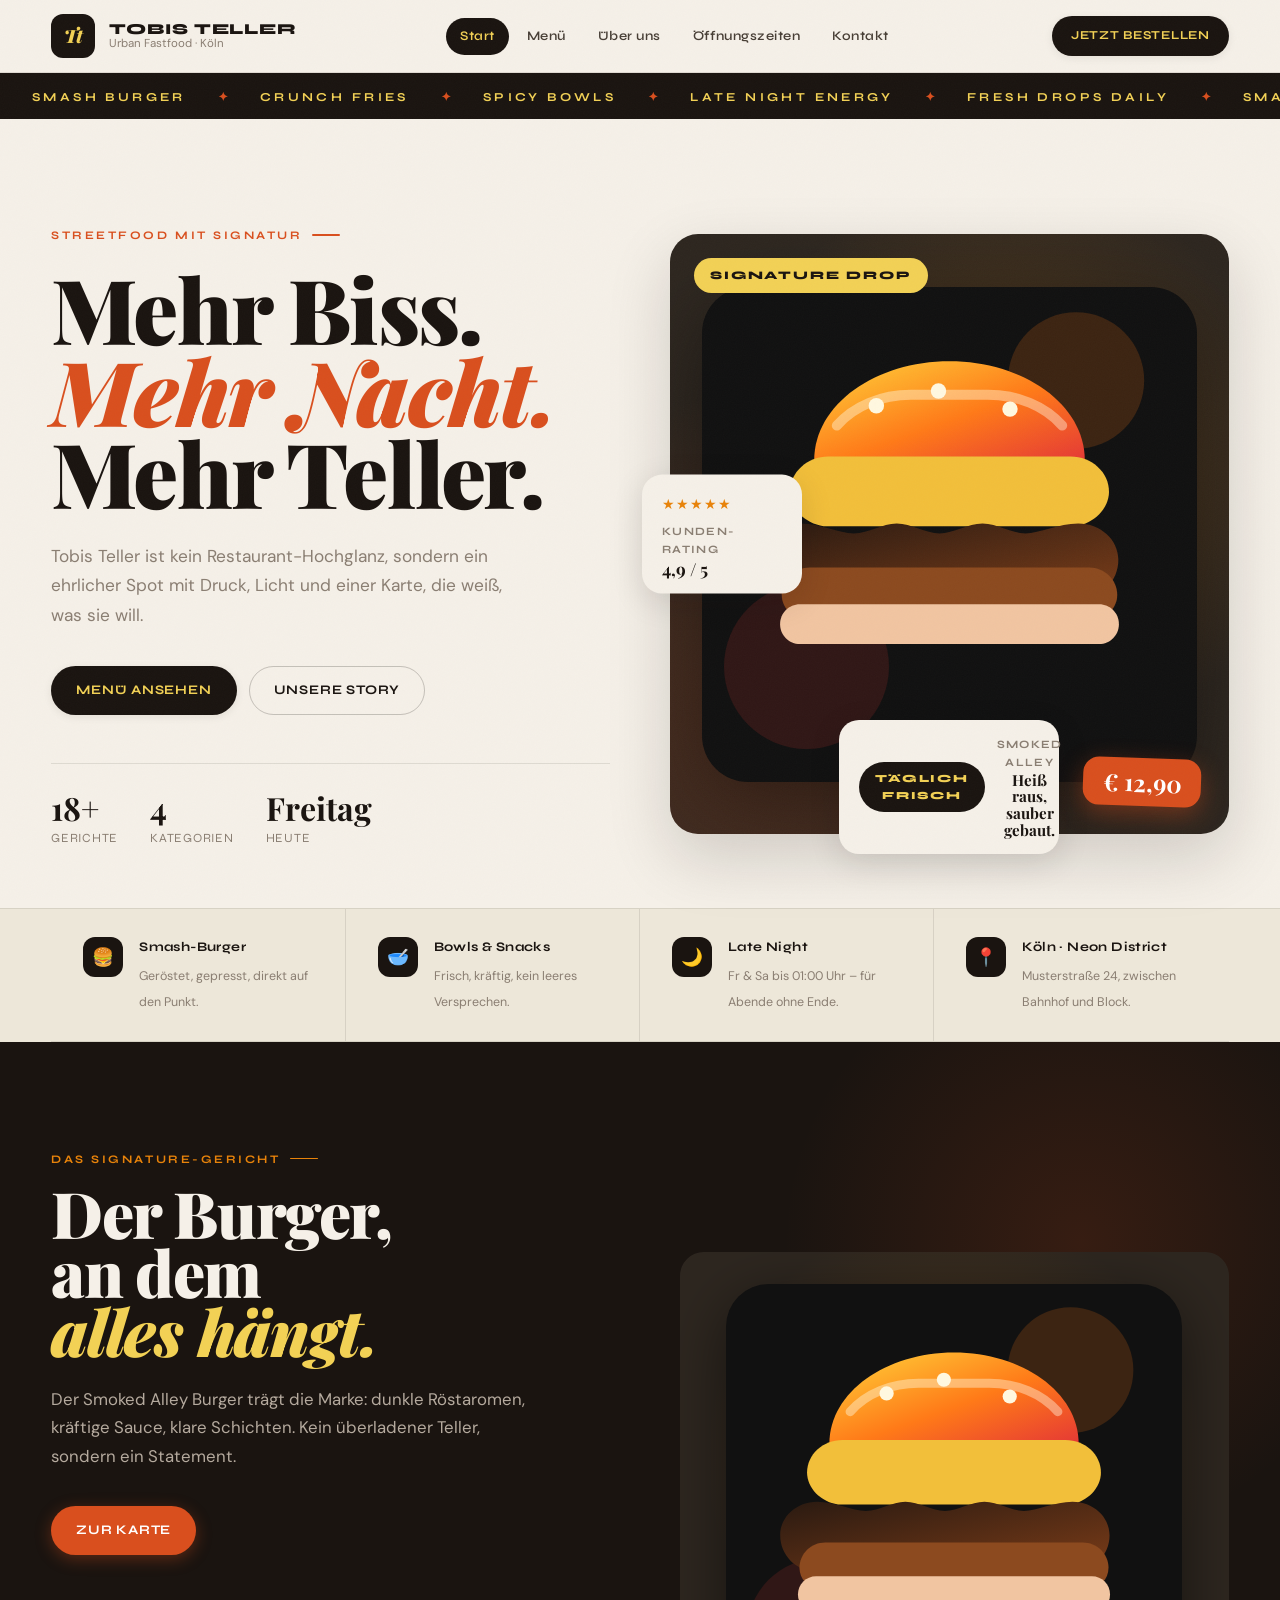
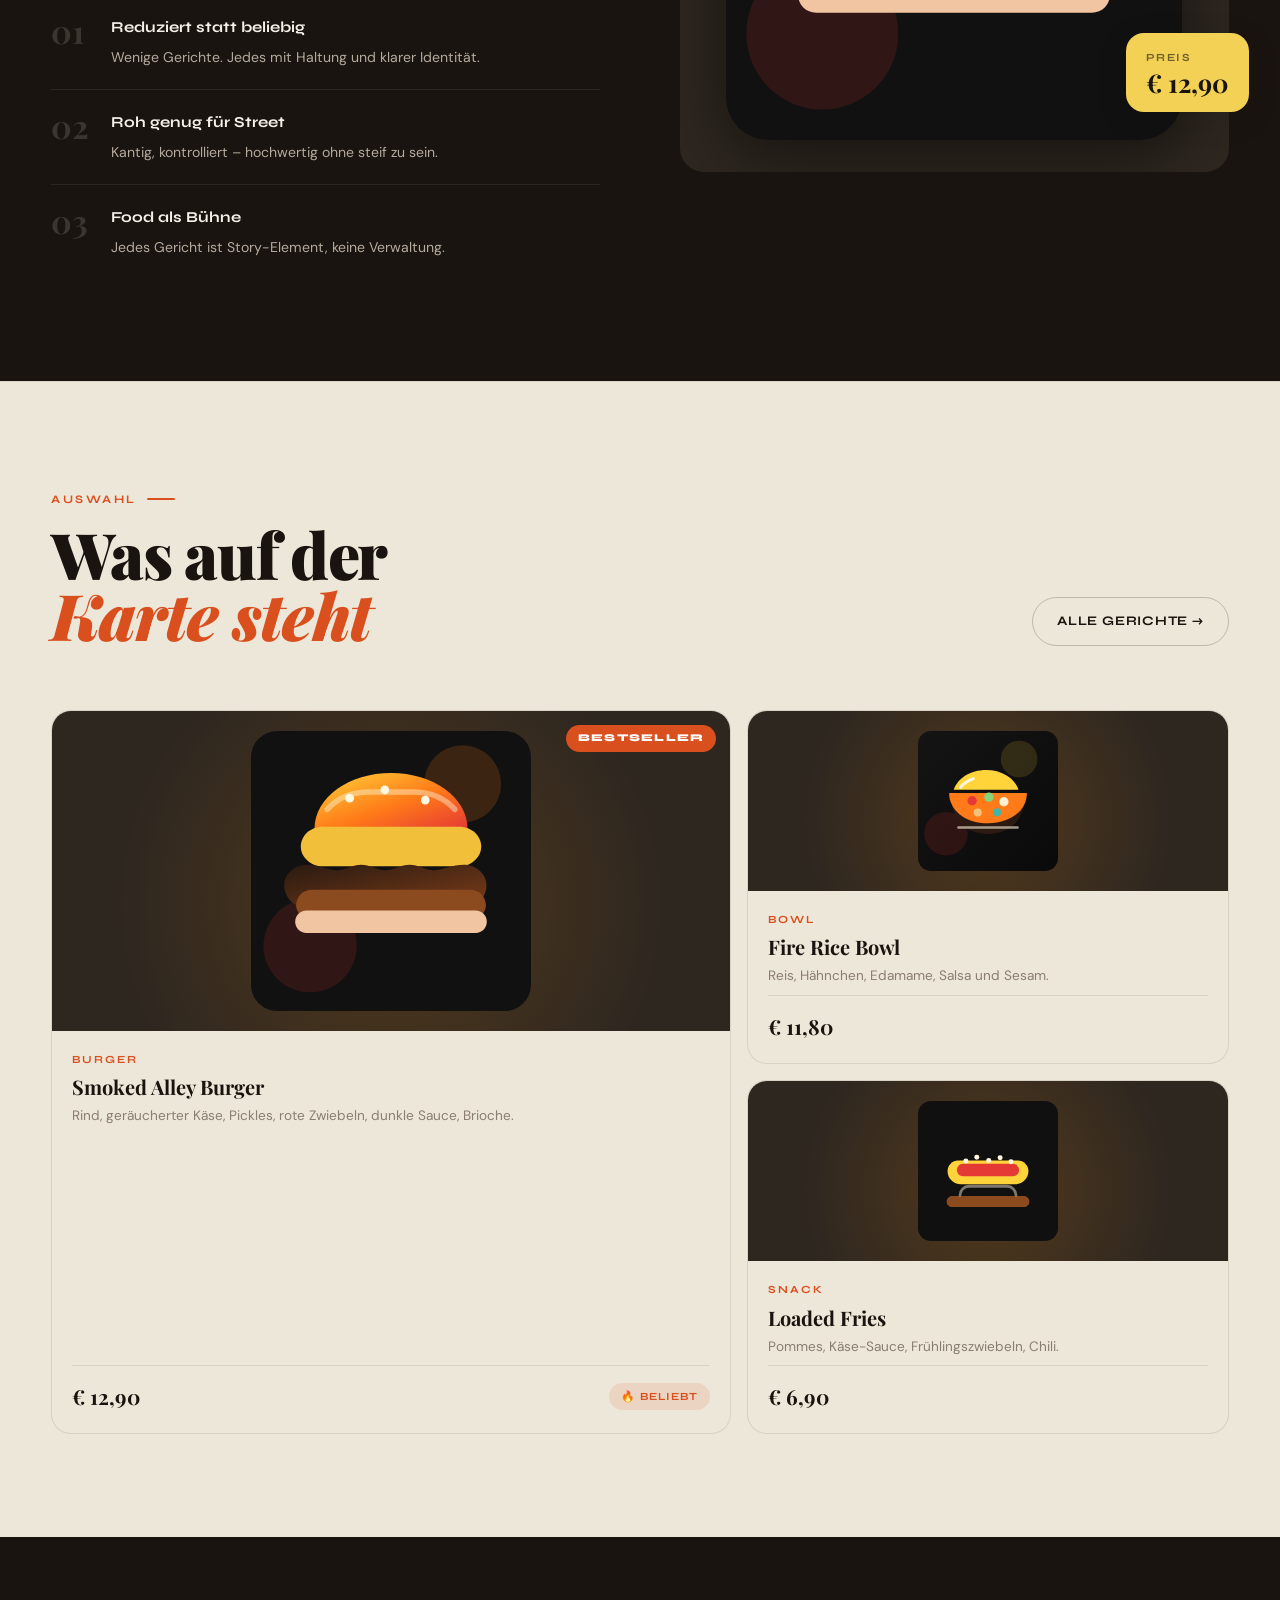
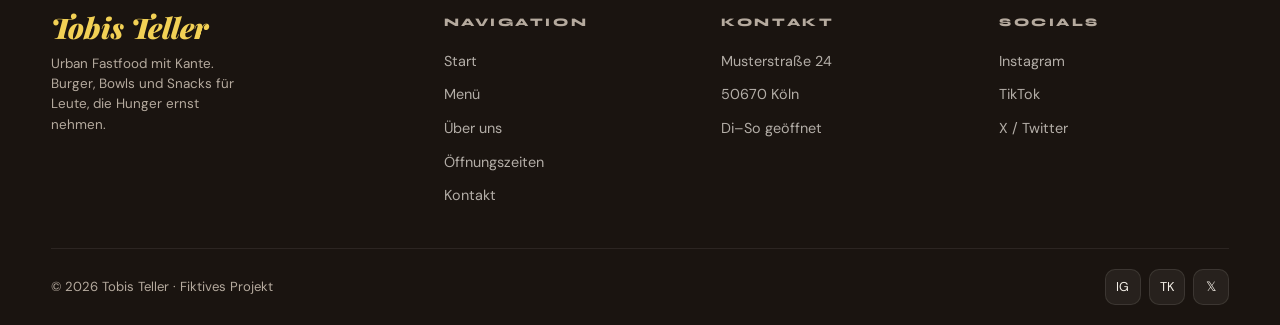
<file: index.html>
<!DOCTYPE html>
<html lang="de">
<head>
  <meta charset="UTF-8" />
  <meta name="viewport" content="width=device-width, initial-scale=1.0" />
  <title>Tobis Teller – Urban Fastfood mit Haltung</title>
  <meta name="description" content="Tobis Teller. Smash-Burger, Bowls und Snacks für Leute, die Hunger ernst nehmen. Urban, direkt, jederzeit gut." />
  <link rel="preconnect" href="https://fonts.googleapis.com" />
  <link rel="preconnect" href="https://fonts.gstatic.com" crossorigin />
  <link rel="stylesheet" href="css/style.css" />
  <script defer src="js/main.js"></script>
</head>
<body>

  <!-- ── Header ──────────────────────────────── -->
  <header class="site-header" style="position:sticky;top:0;z-index:100;">
    <div class="container header-inner">
      <a class="brand" href="index.html" aria-label="Tobis Teller – Startseite">
        <div class="brand-emblem">Tt</div>
        <div class="brand-text">
          <span class="brand-name">Tobis Teller</span>
          <span class="brand-sub">Urban Fastfood · Köln</span>
        </div>
      </a>
      <nav class="site-nav" id="site-nav" role="navigation" aria-label="Hauptnavigation">
        <a href="index.html">Start</a>
        <a href="menu.html">Menü</a>
        <a href="about.html">Über uns</a>
        <a href="hours.html">Öffnungszeiten</a>
        <a href="contact.html">Kontakt</a>
      </nav>
      <div class="header-cta">
        <a href="menu.html" class="btn btn-primary btn-sm">Jetzt bestellen</a>
        <button class="nav-toggle" aria-controls="site-nav" aria-expanded="false" aria-label="Navigation öffnen">
          <span></span><span></span><span></span>
        </button>
      </div>
    </div>
  </header>

  <!-- ── Ticker ──────────────────────────────── -->
  <div class="ticker" aria-hidden="true">
    <div class="ticker-track">
      <span>Smash Burger</span><span class="dot">✦</span>
      <span>Crunch Fries</span><span class="dot">✦</span>
      <span>Spicy Bowls</span><span class="dot">✦</span>
      <span>Late Night Energy</span><span class="dot">✦</span>
      <span>Fresh Drops Daily</span><span class="dot">✦</span>
      <span>Smash Burger</span><span class="dot">✦</span>
      <span>Crunch Fries</span><span class="dot">✦</span>
      <span>Spicy Bowls</span><span class="dot">✦</span>
      <span>Late Night Energy</span><span class="dot">✦</span>
      <span>Fresh Drops Daily</span><span class="dot">✦</span>
    </div>
  </div>

  <main>
    <!-- ── Hero ────────────────────────────────── -->
    <section class="hero">
      <div class="container">
        <div class="hero-inner">
          <div class="hero-copy">
            <div class="hero-eyebrow reveal">
              <span class="eyebrow">Streetfood mit Signatur</span>
            </div>
            <h1 class="hero-title reveal reveal-delay-1">
              Mehr Biss.<br><em>Mehr Nacht.</em><br>Mehr Teller.
            </h1>
            <p class="hero-desc reveal reveal-delay-2">
              Tobis Teller ist kein Restaurant-Hochglanz, sondern ein ehrlicher Spot
              mit Druck, Licht und einer Karte, die weiß, was sie will.
            </p>
            <div class="hero-actions reveal reveal-delay-3">
              <a href="menu.html" class="btn btn-primary">Menü ansehen</a>
              <a href="about.html" class="btn btn-outline">Unsere Story</a>
            </div>
            <div class="hero-stats reveal reveal-delay-4">
              <div>
                <span class="hero-stat-num">18+</span>
                <span class="hero-stat-label">Gerichte</span>
              </div>
              <div>
                <span class="hero-stat-num">4</span>
                <span class="hero-stat-label">Kategorien</span>
              </div>
              <div>
                <span class="hero-stat-num" data-live-day>—</span>
                <span class="hero-stat-label">Heute</span>
              </div>
            </div>
          </div>

          <div class="hero-visual reveal reveal-delay-2">
            <div class="hero-card-main">
              <div class="hero-badge">Signature Drop</div>
              <img src="assets/hero-signature.svg" alt="Smoked Alley Burger – Signature-Gericht von Tobis Teller" />
              <div class="hero-price-tag">€ 12,90</div>
            </div>
            <div class="hero-float-card fc-left">
              <span class="fc-stars">★★★★★</span>
              <span class="fc-label" style="margin-top:6px;">Kunden-Rating</span>
              <span class="fc-value">4,9 / 5</span>
            </div>
            <div class="hero-float-card fc-bottom">
              <div class="hero-badge" style="position:static;background:var(--ink);color:var(--lemon);font-size:0.68rem;">Täglich frisch</div>
              <div>
                <span class="fc-label">Smoked Alley</span>
                <span class="fc-value" style="font-size:0.95rem;">Heiß raus, sauber gebaut.</span>
              </div>
            </div>
          </div>
        </div>
      </div>

      <!-- Feature Strip -->
      <div class="hero-bottom-strip">
        <div class="container">
          <div class="feature-strip">
            <div class="feature-item reveal">
              <div class="feature-icon">🍔</div>
              <div>
                <span class="feature-label">Smash-Burger</span>
                <span class="feature-sub">Geröstet, gepresst, direkt auf den Punkt.</span>
              </div>
            </div>
            <div class="feature-item reveal reveal-delay-1">
              <div class="feature-icon">🥣</div>
              <div>
                <span class="feature-label">Bowls & Snacks</span>
                <span class="feature-sub">Frisch, kräftig, kein leeres Versprechen.</span>
              </div>
            </div>
            <div class="feature-item reveal reveal-delay-2">
              <div class="feature-icon">🌙</div>
              <div>
                <span class="feature-label">Late Night</span>
                <span class="feature-sub">Fr & Sa bis 01:00 Uhr – für Abende ohne Ende.</span>
              </div>
            </div>
            <div class="feature-item reveal reveal-delay-3">
              <div class="feature-icon">📍</div>
              <div>
                <span class="feature-label">Köln · Neon District</span>
                <span class="feature-sub">Musterstraße 24, zwischen Bahnhof und Block.</span>
              </div>
            </div>
          </div>
        </div>
      </div>
    </section>

    <!-- ── Editorial / Dark Section ──────────── -->
    <section class="editorial section">
      <div class="container">
        <div class="editorial-inner">
          <div>
            <div class="editorial-eyebrow reveal">
              <span class="eyebrow">Das Signature-Gericht</span>
            </div>
            <h2 class="editorial-title reveal reveal-delay-1">
              Der Burger,<br>an dem<br><em>alles hängt.</em>
            </h2>
            <p class="editorial-desc reveal reveal-delay-2">
              Der Smoked Alley Burger trägt die Marke: dunkle Röstaromen, kräftige Sauce,
              klare Schichten. Kein überladener Teller, sondern ein Statement.
            </p>
            <div class="reveal reveal-delay-3">
              <a href="menu.html" class="btn btn-fire">Zur Karte</a>
            </div>

            <div class="editorial-list reveal reveal-delay-4" style="margin-top:40px;">
              <div class="editorial-list-item">
                <span class="eli-num">01</span>
                <div>
                  <span class="eli-title">Reduziert statt beliebig</span>
                  <span class="eli-desc">Wenige Gerichte. Jedes mit Haltung und klarer Identität.</span>
                </div>
              </div>
              <div class="editorial-list-item">
                <span class="eli-num">02</span>
                <div>
                  <span class="eli-title">Roh genug für Street</span>
                  <span class="eli-desc">Kantig, kontrolliert – hochwertig ohne steif zu sein.</span>
                </div>
              </div>
              <div class="editorial-list-item">
                <span class="eli-num">03</span>
                <div>
                  <span class="eli-title">Food als Bühne</span>
                  <span class="eli-desc">Jedes Gericht ist Story-Element, keine Verwaltung.</span>
                </div>
              </div>
            </div>
          </div>

          <div class="editorial-visual reveal reveal-delay-1">
            <div class="editorial-img-main">
              <img src="assets/hero-signature.svg" alt="Smoked Alley Burger Illustration" />
            </div>
            <div class="editorial-float">
              <span class="ef-label">Preis</span>
              <span class="ef-value">€ 12,90</span>
            </div>
          </div>
        </div>
      </div>
    </section>

    <!-- ── Menu Preview ───────────────────────── -->
    <section class="section" style="background: var(--cream-2); border-top: 1px solid var(--line);">
      <div class="container">
        <div class="section-header section-hdr-row">
          <div>
            <span class="eyebrow reveal">Auswahl</span>
            <h2 class="section-title reveal reveal-delay-1">Was auf der<br><em>Karte steht</em></h2>
          </div>
          <a href="menu.html" class="btn btn-outline reveal">Alle Gerichte →</a>
        </div>

        <div class="menu-grid">
          <!-- Smash Burger Feature -->
          <article class="menu-item span-7 mi-h-lg reveal" data-category="burger" data-name="smoked alley burger">
            <div class="menu-item-img" style="height:320px;">
              <div class="special-badge">Bestseller</div>
              <img src="assets/hero-signature.svg" alt="Smoked Alley Burger" />
            </div>
            <div class="menu-item-body">
              <span class="menu-item-cat">Burger</span>
              <h3 class="menu-item-name">Smoked Alley Burger</h3>
              <p class="menu-item-desc">Rind, geräucherter Käse, Pickles, rote Zwiebeln, dunkle Sauce, Brioche.</p>
              <div class="menu-item-foot">
                <span class="menu-item-price">€ 12,90</span>
                <span class="menu-item-tag">🔥 Beliebt</span>
              </div>
            </div>
          </article>

          <!-- Side column -->
          <div class="span-5 reveal reveal-delay-1" style="display:grid;gap:16px;">
            <article class="menu-item mi-h-sm" data-category="bowls" data-name="fire rice bowl">
              <div class="menu-item-img" style="height:180px;">
                <img src="assets/city-bowl.svg" alt="Fire Rice Bowl" />
              </div>
              <div class="menu-item-body">
                <span class="menu-item-cat">Bowl</span>
                <h3 class="menu-item-name">Fire Rice Bowl</h3>
                <p class="menu-item-desc">Reis, Hähnchen, Edamame, Salsa und Sesam.</p>
                <div class="menu-item-foot">
                  <span class="menu-item-price">€ 11,80</span>
                </div>
              </div>
            </article>
            <article class="menu-item mi-h-sm" data-category="snacks" data-name="loaded fries">
              <div class="menu-item-img" style="height:180px;">
                <img src="assets/crunch-fries.svg" alt="Loaded Fries" />
              </div>
              <div class="menu-item-body">
                <span class="menu-item-cat">Snack</span>
                <h3 class="menu-item-name">Loaded Fries</h3>
                <p class="menu-item-desc">Pommes, Käse-Sauce, Frühlingszwiebeln, Chili.</p>
                <div class="menu-item-foot">
                  <span class="menu-item-price">€ 6,90</span>
                </div>
              </div>
            </article>
          </div>
        </div>
      </div>
    </section>

  </main>

  <!-- ── Footer ────────────────────────────────── -->
  <footer class="site-footer">
    <div class="container">
      <div class="footer-top">
        <div>
          <div class="footer-brand-name">Tobis Teller</div>
          <p class="footer-brand-tag">Urban Fastfood mit Kante. Burger, Bowls und Snacks für Leute, die Hunger ernst nehmen.</p>
        </div>
        <div class="footer-col">
          <div class="footer-col-title">Navigation</div>
          <ul class="footer-links-list">
            <li><a href="index.html">Start</a></li>
            <li><a href="menu.html">Menü</a></li>
            <li><a href="about.html">Über uns</a></li>
            <li><a href="hours.html">Öffnungszeiten</a></li>
            <li><a href="contact.html">Kontakt</a></li>
          </ul>
        </div>
        <div class="footer-col">
          <div class="footer-col-title">Kontakt</div>
          <ul class="footer-links-list">
            <li><a href="contact.html">Musterstraße 24</a></li>
            <li><a href="contact.html">50670 Köln</a></li>
            <li><a href="hours.html">Di–So geöffnet</a></li>
          </ul>
        </div>
        <div class="footer-col">
          <div class="footer-col-title">Socials</div>
          <ul class="footer-links-list">
            <li><a href="#">Instagram</a></li>
            <li><a href="#">TikTok</a></li>
            <li><a href="#">X / Twitter</a></li>
          </ul>
        </div>
      </div>
      <div class="footer-bottom">
        <span class="footer-copy">© <span data-year></span> Tobis Teller · Fiktives Projekt</span>
        <div class="footer-social">
          <a href="#" aria-label="Instagram">IG</a>
          <a href="#" aria-label="TikTok">TK</a>
          <a href="#" aria-label="X">𝕏</a>
        </div>
      </div>
    </div>
  </footer>

</body>
</html>
</file>
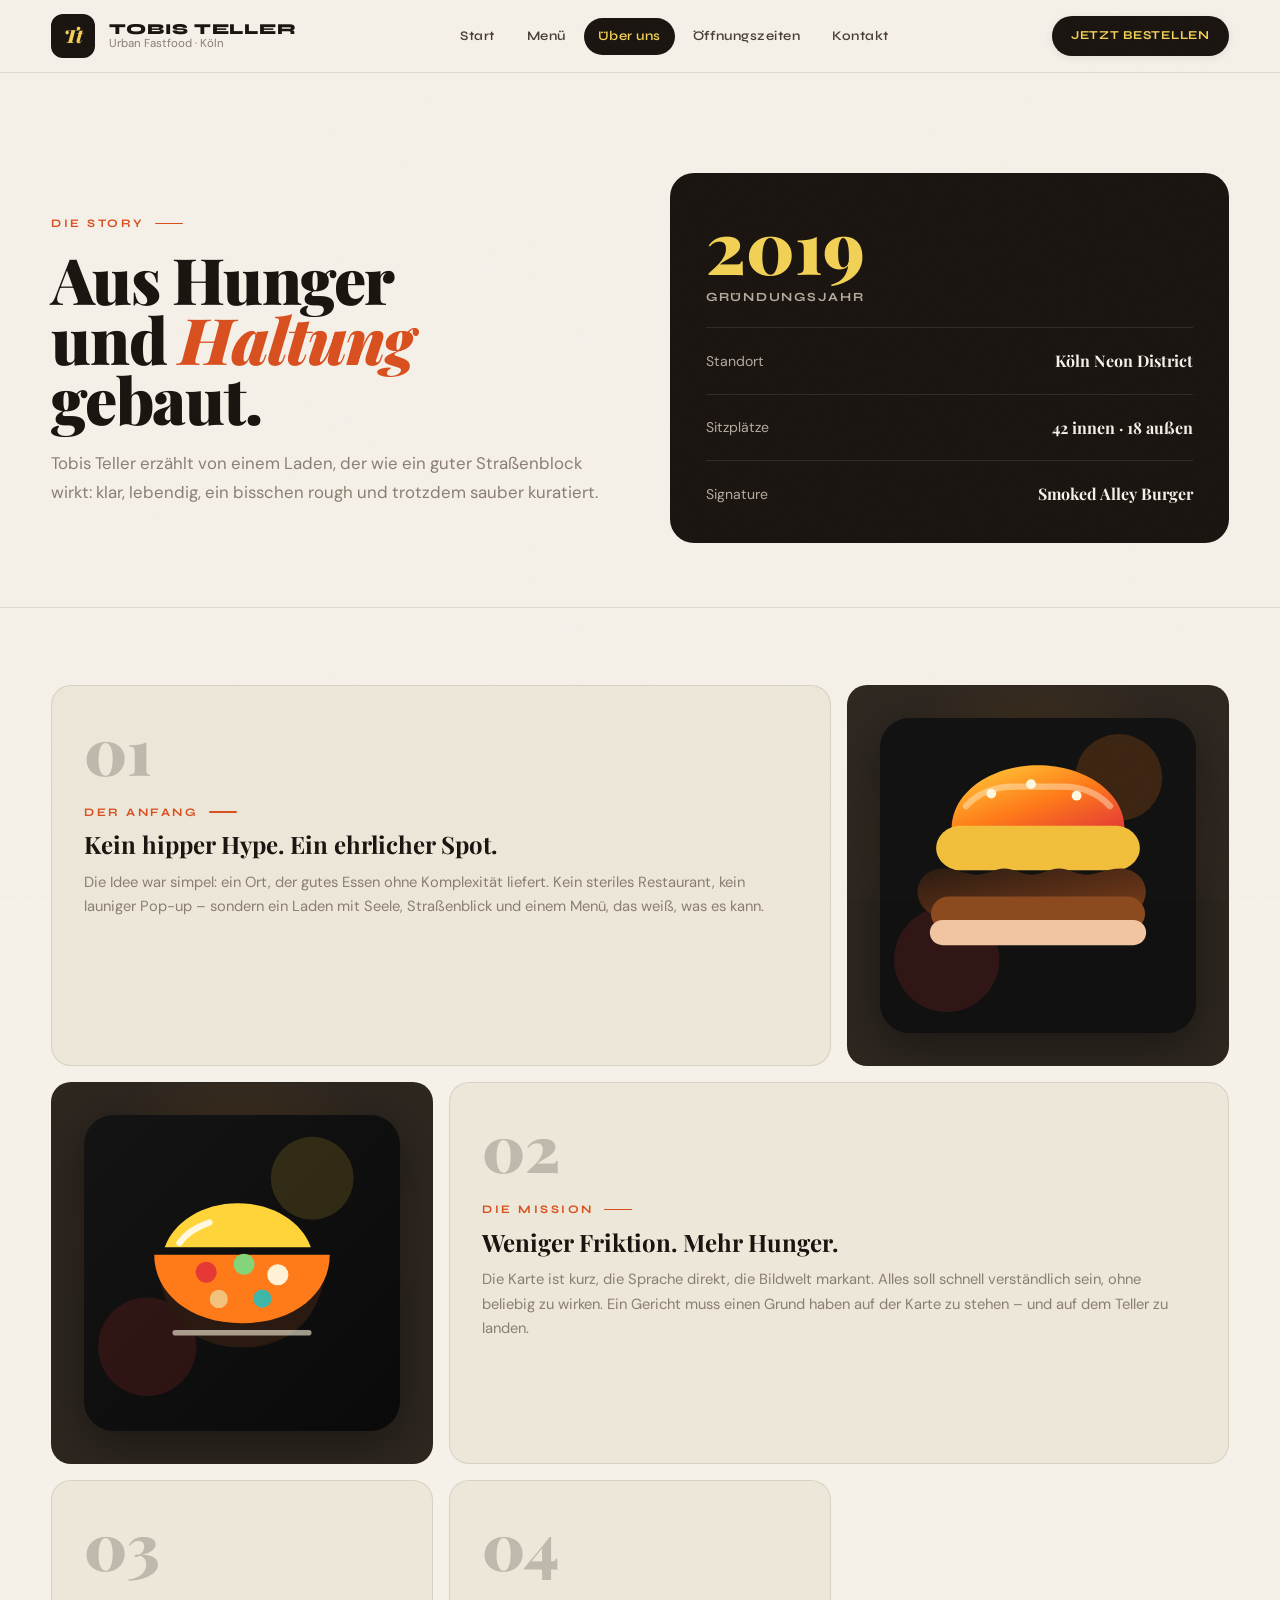
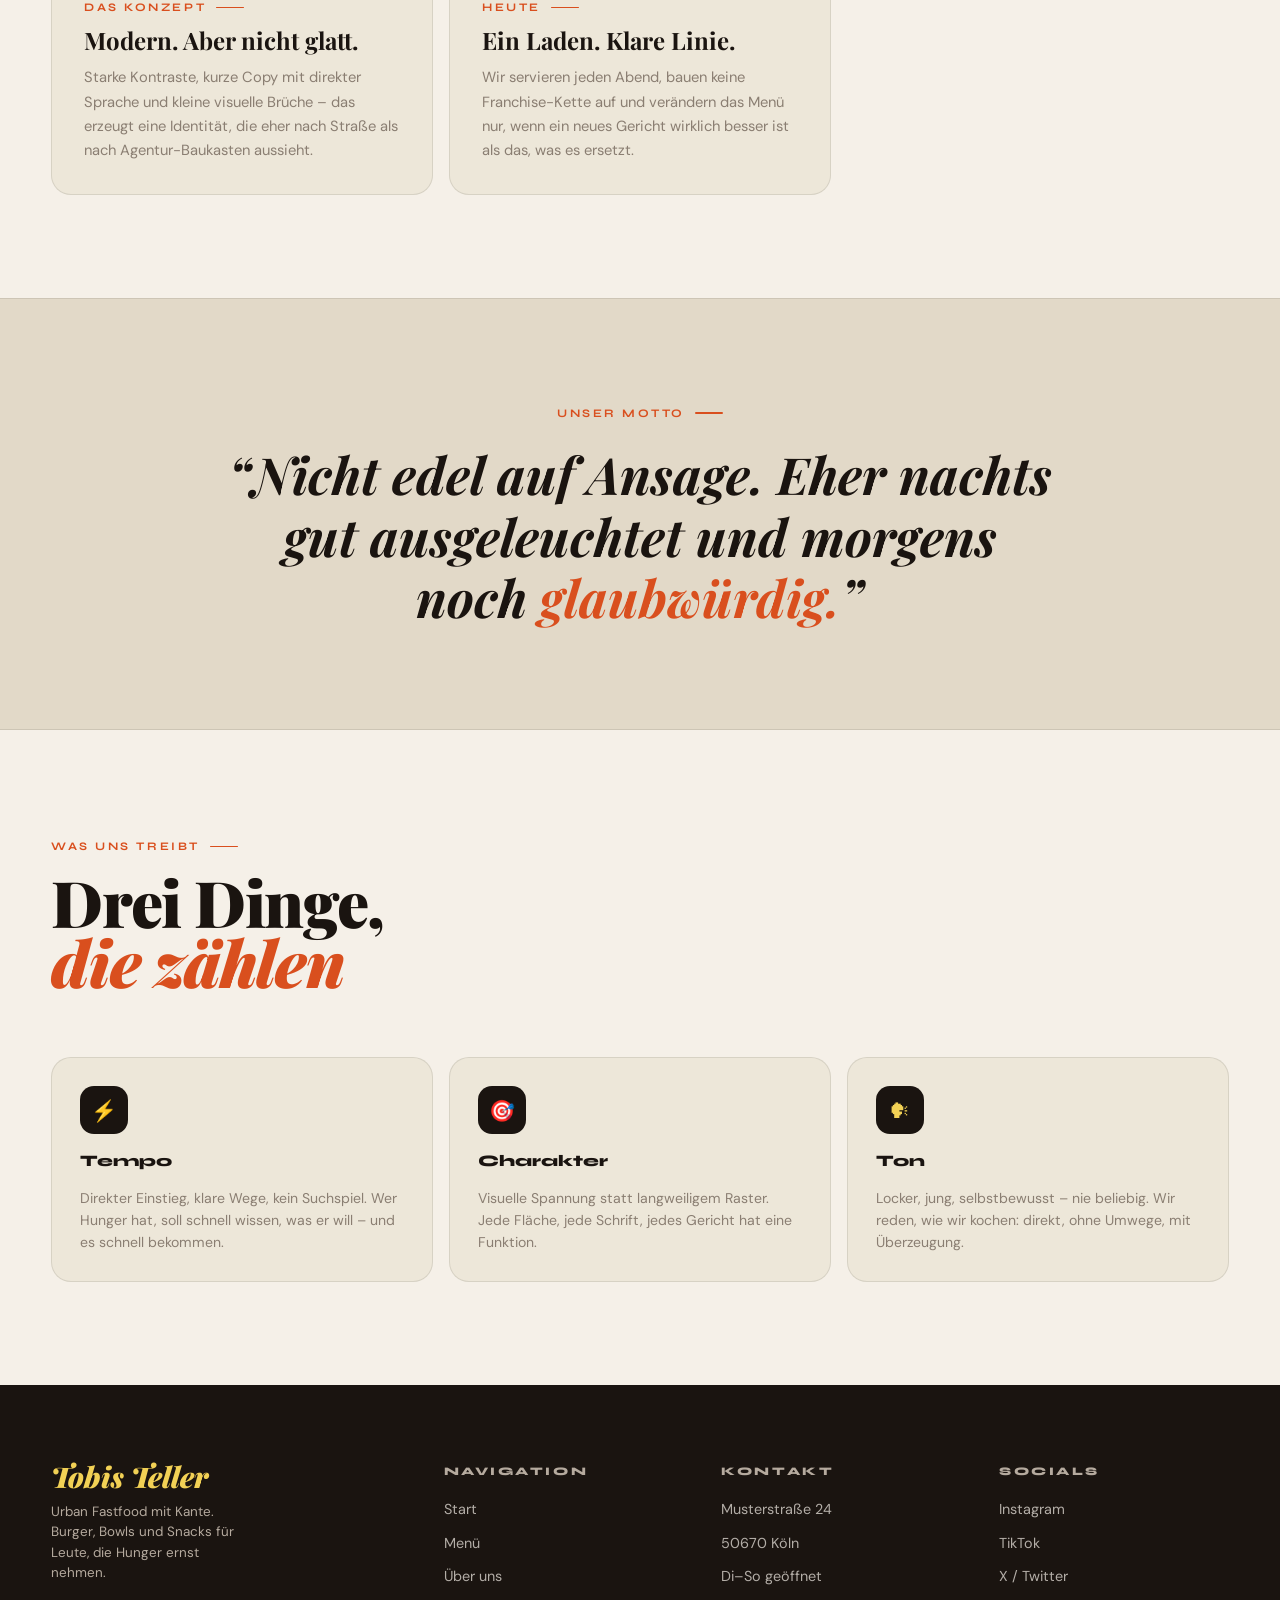
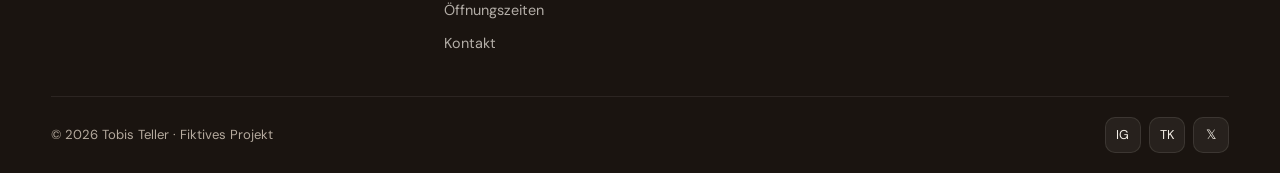
<file: about.html>
<!DOCTYPE html>
<html lang="de">
<head>
  <meta charset="UTF-8" />
  <meta name="viewport" content="width=device-width, initial-scale=1.0" />
  <title>Über uns – Tobis Teller</title>
  <meta name="description" content="Die Story hinter Tobis Teller. Wie aus einer Idee ein ehrlicher Laden mit Haltung wurde." />
  <link rel="preconnect" href="https://fonts.googleapis.com" />
  <link rel="preconnect" href="https://fonts.gstatic.com" crossorigin />
  <link rel="stylesheet" href="css/style.css" />
  <script defer src="js/main.js"></script>
</head>
<body>

  <header class="site-header" style="position:sticky;top:0;z-index:100;">
    <div class="container header-inner">
      <a class="brand" href="index.html" aria-label="Tobis Teller – Startseite">
        <div class="brand-emblem">Tt</div>
        <div class="brand-text">
          <span class="brand-name">Tobis Teller</span>
          <span class="brand-sub">Urban Fastfood · Köln</span>
        </div>
      </a>
      <nav class="site-nav" id="site-nav" role="navigation">
        <a href="index.html">Start</a>
        <a href="menu.html">Menü</a>
        <a href="about.html">Über uns</a>
        <a href="hours.html">Öffnungszeiten</a>
        <a href="contact.html">Kontakt</a>
      </nav>
      <div class="header-cta">
        <a href="menu.html" class="btn btn-primary btn-sm">Jetzt bestellen</a>
        <button class="nav-toggle" aria-controls="site-nav" aria-expanded="false" aria-label="Navigation öffnen">
          <span></span><span></span><span></span>
        </button>
      </div>
    </div>
  </header>

  <main>
    <!-- Page Hero -->
    <section class="page-hero">
      <div class="container">
        <div class="page-hero-inner">
          <div class="page-hero-text">
            <span class="eyebrow reveal">Die Story</span>
            <h1 class="page-hero-title reveal reveal-delay-1">Aus Hunger<br>und <em>Haltung</em><br>gebaut.</h1>
            <p class="page-hero-desc reveal reveal-delay-2">
              Tobis Teller erzählt von einem Laden, der wie ein guter Straßenblock wirkt:
              klar, lebendig, ein bisschen rough und trotzdem sauber kuratiert.
            </p>
          </div>
          <div class="page-hero-accent reveal reveal-delay-1">
            <span class="pha-num">2019</span>
            <span class="pha-label">Gründungsjahr</span>
            <div class="pha-divider"></div>
            <div class="pha-row">
              <span>Standort</span>
              <strong>Köln Neon District</strong>
            </div>
            <div class="pha-divider"></div>
            <div class="pha-row">
              <span>Sitzplätze</span>
              <strong>42 innen · 18 außen</strong>
            </div>
            <div class="pha-divider"></div>
            <div class="pha-row">
              <span>Signature</span>
              <strong>Smoked Alley Burger</strong>
            </div>
          </div>
        </div>
      </div>
    </section>

    <!-- Story Grid -->
    <section class="section" style="padding-top:0;">
      <div class="container">
        <div class="story-grid">

          <article class="story-card large reveal">
            <div class="story-card-num">01</div>
            <span class="eyebrow">Der Anfang</span>
            <h2 class="story-card-title">Kein hipper Hype. Ein ehrlicher Spot.</h2>
            <p class="story-card-desc">
              Die Idee war simpel: ein Ort, der gutes Essen ohne Komplexität liefert.
              Kein steriles Restaurant, kein launiger Pop-up – sondern ein Laden mit Seele,
              Straßenblick und einem Menü, das weiß, was es kann.
            </p>
          </article>

          <article class="story-card img-card reveal reveal-delay-1">
            <img src="assets/hero-signature.svg" alt="Signature Burger Illustration" />
          </article>

          <article class="story-card img-card reveal" style="min-height:260px;">
            <img src="assets/city-bowl.svg" alt="Urban Bowl Illustration" />
          </article>

          <article class="story-card large reveal reveal-delay-1">
            <div class="story-card-num">02</div>
            <span class="eyebrow">Die Mission</span>
            <h2 class="story-card-title">Weniger Friktion. Mehr Hunger.</h2>
            <p class="story-card-desc">
              Die Karte ist kurz, die Sprache direkt, die Bildwelt markant. Alles soll schnell
              verständlich sein, ohne beliebig zu wirken. Ein Gericht muss einen Grund haben
              auf der Karte zu stehen – und auf dem Teller zu landen.
            </p>
          </article>

          <article class="story-card reveal">
            <div class="story-card-num">03</div>
            <span class="eyebrow">Das Konzept</span>
            <h2 class="story-card-title">Modern. Aber nicht glatt.</h2>
            <p class="story-card-desc">
              Starke Kontraste, kurze Copy mit direkter Sprache und kleine visuelle Brüche –
              das erzeugt eine Identität, die eher nach Straße als nach Agentur-Baukasten aussieht.
            </p>
          </article>

          <article class="story-card reveal reveal-delay-1">
            <div class="story-card-num">04</div>
            <span class="eyebrow">Heute</span>
            <h2 class="story-card-title">Ein Laden. Klare Linie.</h2>
            <p class="story-card-desc">
              Wir servieren jeden Abend, bauen keine Franchise-Kette auf und verändern
              das Menü nur, wenn ein neues Gericht wirklich besser ist als das, was es ersetzt.
            </p>
          </article>

        </div>
      </div>
    </section>

    <!-- Quote Section -->
    <section class="quote-section">
      <div class="container">
        <span class="eyebrow" style="justify-content:center;">Unser Motto</span>
        <p class="quote-text reveal">&ldquo;Nicht edel auf Ansage. Eher nachts gut ausgeleuchtet und morgens noch <span>glaubwürdig.</span>&rdquo;</p>
      </div>
    </section>

    <!-- Values -->
    <section class="section">
      <div class="container">
        <div class="section-header">
          <span class="eyebrow reveal">Was uns treibt</span>
          <h2 class="section-title reveal reveal-delay-1">Drei Dinge,<br><em>die zählen</em></h2>
        </div>
        <div class="values-row">
          <div class="value-card reveal">
            <div class="value-icon">⚡</div>
            <div class="value-title">Tempo</div>
            <p class="value-desc">Direkter Einstieg, klare Wege, kein Suchspiel. Wer Hunger hat, soll schnell wissen, was er will – und es schnell bekommen.</p>
          </div>
          <div class="value-card reveal reveal-delay-1">
            <div class="value-icon">🎯</div>
            <div class="value-title">Charakter</div>
            <p class="value-desc">Visuelle Spannung statt langweiligem Raster. Jede Fläche, jede Schrift, jedes Gericht hat eine Funktion.</p>
          </div>
          <div class="value-card reveal reveal-delay-2">
            <div class="value-icon">🗣</div>
            <div class="value-title">Ton</div>
            <p class="value-desc">Locker, jung, selbstbewusst – nie beliebig. Wir reden, wie wir kochen: direkt, ohne Umwege, mit Überzeugung.</p>
          </div>
        </div>
      </div>
    </section>

  </main>

  <footer class="site-footer">
    <div class="container">
      <div class="footer-top">
        <div>
          <div class="footer-brand-name">Tobis Teller</div>
          <p class="footer-brand-tag">Urban Fastfood mit Kante. Burger, Bowls und Snacks für Leute, die Hunger ernst nehmen.</p>
        </div>
        <div class="footer-col">
          <div class="footer-col-title">Navigation</div>
          <ul class="footer-links-list">
            <li><a href="index.html">Start</a></li>
            <li><a href="menu.html">Menü</a></li>
            <li><a href="about.html">Über uns</a></li>
            <li><a href="hours.html">Öffnungszeiten</a></li>
            <li><a href="contact.html">Kontakt</a></li>
          </ul>
        </div>
        <div class="footer-col">
          <div class="footer-col-title">Kontakt</div>
          <ul class="footer-links-list">
            <li><a href="contact.html">Musterstraße 24</a></li>
            <li><a href="contact.html">50670 Köln</a></li>
            <li><a href="hours.html">Di–So geöffnet</a></li>
          </ul>
        </div>
        <div class="footer-col">
          <div class="footer-col-title">Socials</div>
          <ul class="footer-links-list">
            <li><a href="#">Instagram</a></li>
            <li><a href="#">TikTok</a></li>
            <li><a href="#">X / Twitter</a></li>
          </ul>
        </div>
      </div>
      <div class="footer-bottom">
        <span class="footer-copy">© <span data-year></span> Tobis Teller · Fiktives Projekt</span>
        <div class="footer-social">
          <a href="#" aria-label="Instagram">IG</a>
          <a href="#" aria-label="TikTok">TK</a>
          <a href="#" aria-label="X">𝕏</a>
        </div>
      </div>
    </div>
  </footer>

</body>
</html>
</file>
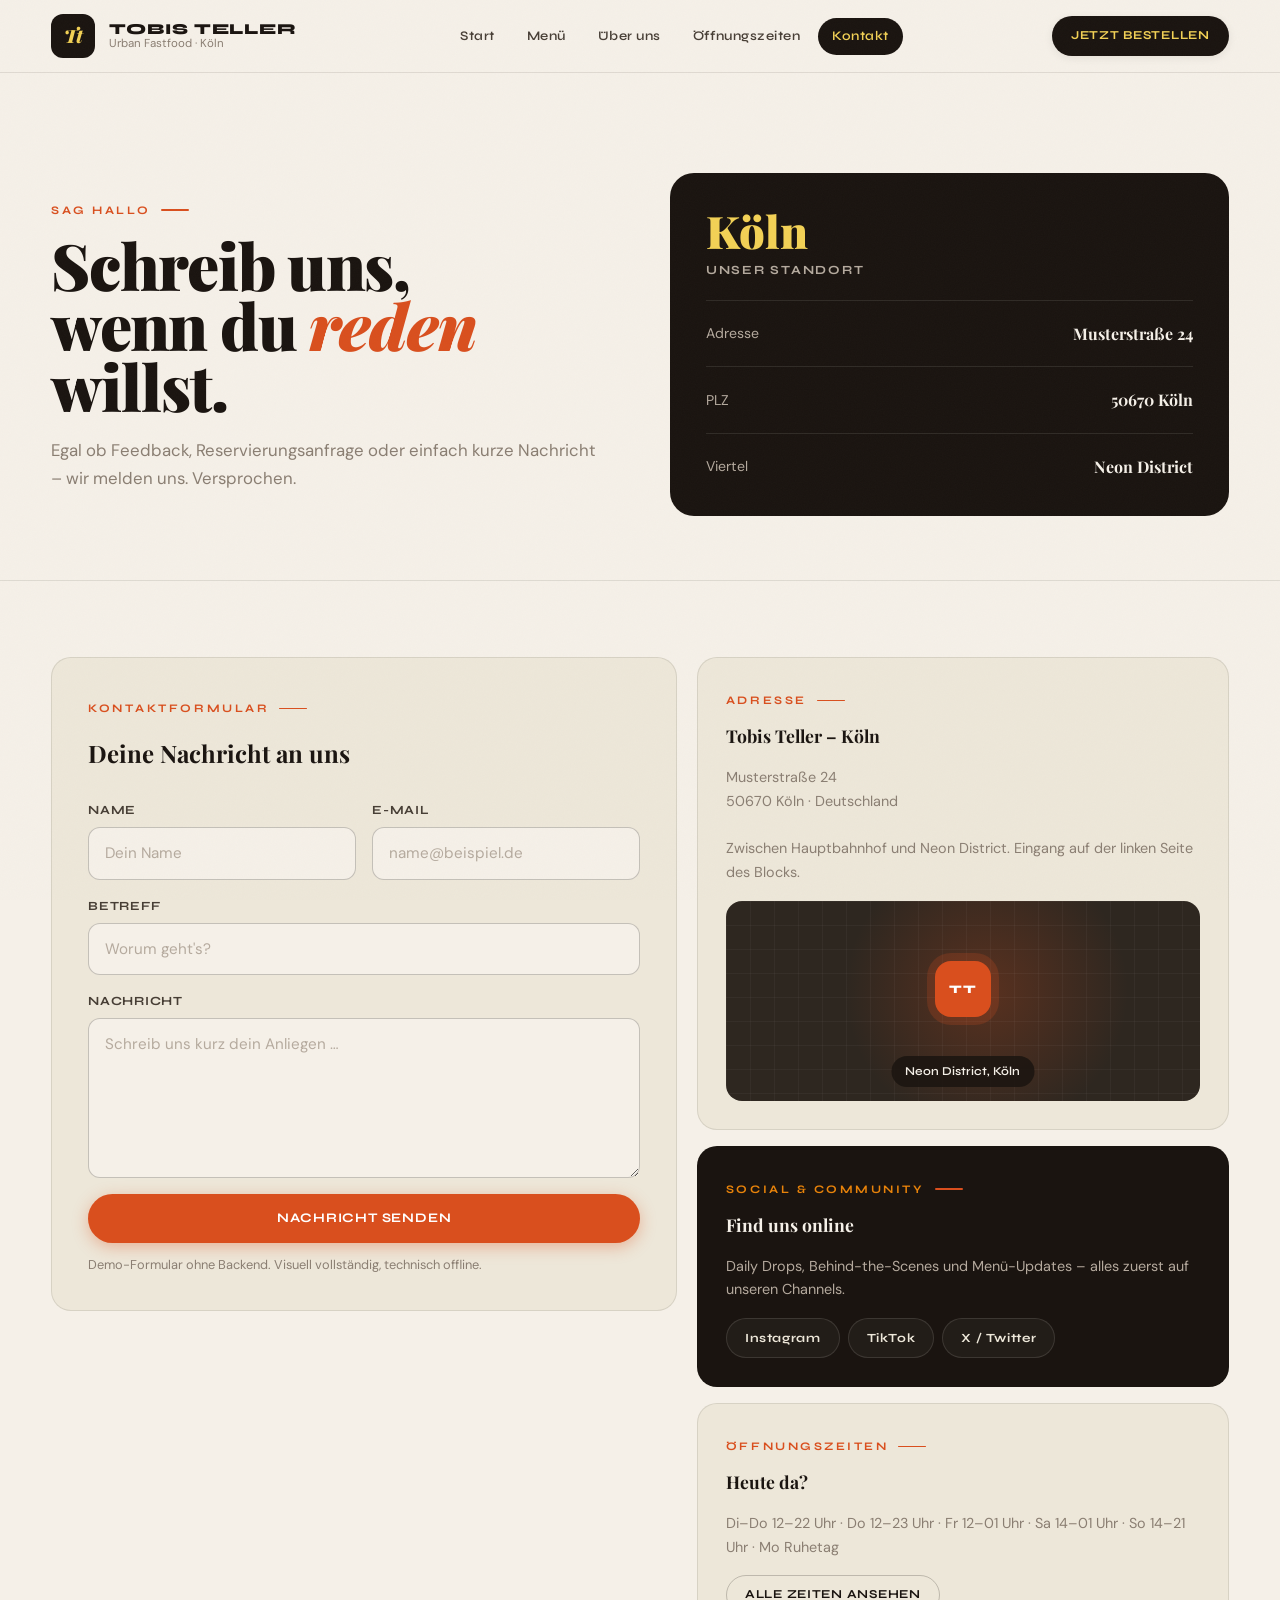
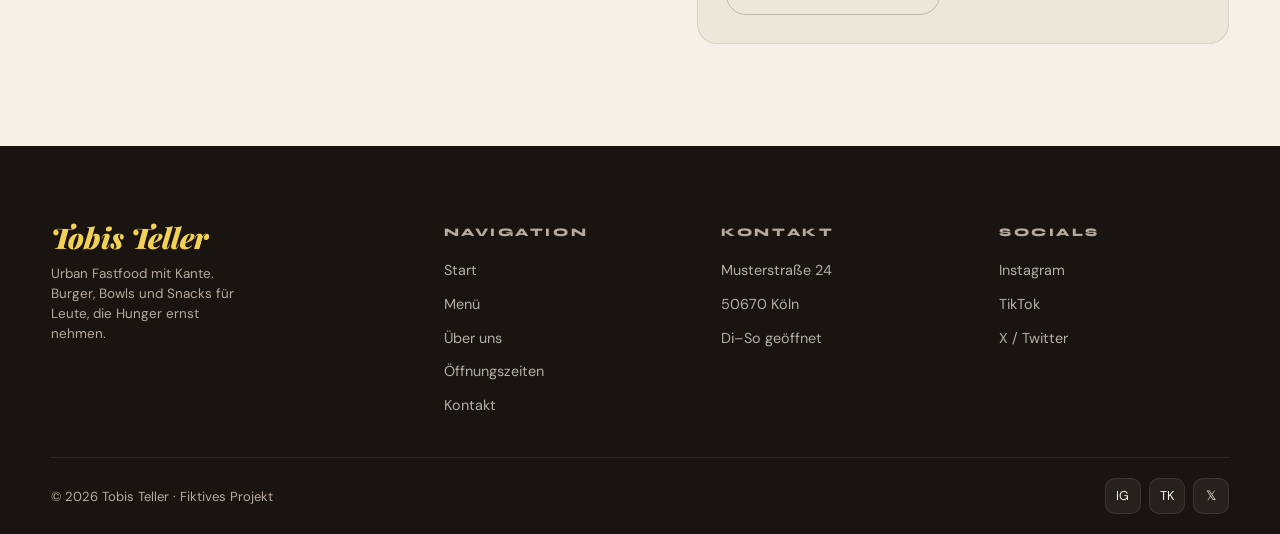
<file: contact.html>
<!DOCTYPE html>
<html lang="de">
<head>
  <meta charset="UTF-8" />
  <meta name="viewport" content="width=device-width, initial-scale=1.0" />
  <title>Kontakt – Tobis Teller</title>
  <meta name="description" content="Kontaktformular, Adresse und Social-Links von Tobis Teller in Köln." />
  <link rel="preconnect" href="https://fonts.googleapis.com" />
  <link rel="preconnect" href="https://fonts.gstatic.com" crossorigin />
  <link rel="stylesheet" href="css/style.css" />
  <script defer src="js/main.js"></script>
</head>
<body>

  <header class="site-header" style="position:sticky;top:0;z-index:100;">
    <div class="container header-inner">
      <a class="brand" href="index.html" aria-label="Tobis Teller – Startseite">
        <div class="brand-emblem">Tt</div>
        <div class="brand-text">
          <span class="brand-name">Tobis Teller</span>
          <span class="brand-sub">Urban Fastfood · Köln</span>
        </div>
      </a>
      <nav class="site-nav" id="site-nav" role="navigation">
        <a href="index.html">Start</a>
        <a href="menu.html">Menü</a>
        <a href="about.html">Über uns</a>
        <a href="hours.html">Öffnungszeiten</a>
        <a href="contact.html">Kontakt</a>
      </nav>
      <div class="header-cta">
        <a href="menu.html" class="btn btn-primary btn-sm">Jetzt bestellen</a>
        <button class="nav-toggle" aria-controls="site-nav" aria-expanded="false" aria-label="Navigation öffnen">
          <span></span><span></span><span></span>
        </button>
      </div>
    </div>
  </header>

  <main>
    <section class="page-hero">
      <div class="container">
        <div class="page-hero-inner">
          <div class="page-hero-text">
            <span class="eyebrow reveal">Sag Hallo</span>
            <h1 class="page-hero-title reveal reveal-delay-1">Schreib uns,<br>wenn du <em>reden</em><br>willst.</h1>
            <p class="page-hero-desc reveal reveal-delay-2">
              Egal ob Feedback, Reservierungsanfrage oder einfach kurze Nachricht –
              wir melden uns. Versprochen.
            </p>
          </div>
          <div class="page-hero-accent reveal reveal-delay-1">
            <span class="pha-num" style="font-size:2.8rem;">Köln</span>
            <span class="pha-label">Unser Standort</span>
            <div class="pha-divider"></div>
            <div class="pha-row">
              <span>Adresse</span>
              <strong>Musterstraße 24</strong>
            </div>
            <div class="pha-divider"></div>
            <div class="pha-row">
              <span>PLZ</span>
              <strong>50670 Köln</strong>
            </div>
            <div class="pha-divider"></div>
            <div class="pha-row">
              <span>Viertel</span>
              <strong>Neon District</strong>
            </div>
          </div>
        </div>
      </div>
    </section>

    <section class="section" style="padding-top:0;">
      <div class="container">
        <div class="contact-layout">

          <!-- Form -->
          <div class="contact-form-card reveal">
            <span class="eyebrow">Kontaktformular</span>
            <h2 class="form-title">Deine Nachricht an uns</h2>
            <form id="contactForm" novalidate>
              <div class="form-row">
                <div class="form-group">
                  <label class="form-label" for="name">Name</label>
                  <input class="form-input" id="name" type="text" name="name" placeholder="Dein Name" required />
                </div>
                <div class="form-group">
                  <label class="form-label" for="email">E-Mail</label>
                  <input class="form-input" id="email" type="email" name="email" placeholder="name@beispiel.de" required />
                </div>
              </div>
              <div class="form-group">
                <label class="form-label" for="subject">Betreff</label>
                <input class="form-input" id="subject" type="text" name="subject" placeholder="Worum geht's?" required />
              </div>
              <div class="form-group">
                <label class="form-label" for="message">Nachricht</label>
                <textarea class="form-textarea" id="message" name="message" placeholder="Schreib uns kurz dein Anliegen …" required></textarea>
              </div>
              <button class="btn btn-fire" type="submit" style="width:100%;justify-content:center;">Nachricht senden</button>
              <p class="form-hint">Demo-Formular ohne Backend. Visuell vollständig, technisch offline.</p>
            </form>
          </div>

          <!-- Sidebar -->
          <div class="contact-side">

            <div class="contact-info-card reveal reveal-delay-1">
              <span class="eyebrow">Adresse</span>
              <h3 class="ci-title">Tobis Teller – Köln</h3>
              <p class="ci-text">
                Musterstraße 24<br />
                50670 Köln · Deutschland<br /><br />
                Zwischen Hauptbahnhof und Neon District.
                Eingang auf der linken Seite des Blocks.
              </p>
              <div class="map-visual">
                <div class="map-grid-bg"></div>
                <div class="map-pin-dot">TT</div>
                <span class="map-label">Neon District, Köln</span>
              </div>
            </div>

            <div class="contact-info-card dark reveal reveal-delay-2">
              <span class="eyebrow" style="color:var(--amber);">Social &amp; Community</span>
              <h3 class="ci-title">Find uns online</h3>
              <p class="ci-text" style="margin-bottom:16px;">Daily Drops, Behind-the-Scenes und Menü-Updates – alles zuerst auf unseren Channels.</p>
              <div class="social-chips">
                <a href="#" class="social-chip">Instagram</a>
                <a href="#" class="social-chip">TikTok</a>
                <a href="#" class="social-chip">X / Twitter</a>
              </div>
            </div>

            <div class="contact-info-card reveal reveal-delay-3">
              <span class="eyebrow">Öffnungszeiten</span>
              <h3 class="ci-title">Heute da?</h3>
              <p class="ci-text">Di–Do 12–22 Uhr · Do 12–23 Uhr · Fr 12–01 Uhr · Sa 14–01 Uhr · So 14–21 Uhr · Mo Ruhetag</p>
              <div style="margin-top:16px;">
                <a href="hours.html" class="btn btn-outline btn-sm">Alle Zeiten ansehen</a>
              </div>
            </div>

          </div>
        </div>
      </div>
    </section>
  </main>

  <footer class="site-footer">
    <div class="container">
      <div class="footer-top">
        <div>
          <div class="footer-brand-name">Tobis Teller</div>
          <p class="footer-brand-tag">Urban Fastfood mit Kante. Burger, Bowls und Snacks für Leute, die Hunger ernst nehmen.</p>
        </div>
        <div class="footer-col">
          <div class="footer-col-title">Navigation</div>
          <ul class="footer-links-list">
            <li><a href="index.html">Start</a></li>
            <li><a href="menu.html">Menü</a></li>
            <li><a href="about.html">Über uns</a></li>
            <li><a href="hours.html">Öffnungszeiten</a></li>
            <li><a href="contact.html">Kontakt</a></li>
          </ul>
        </div>
        <div class="footer-col">
          <div class="footer-col-title">Kontakt</div>
          <ul class="footer-links-list">
            <li><a href="contact.html">Musterstraße 24</a></li>
            <li><a href="contact.html">50670 Köln</a></li>
            <li><a href="hours.html">Di–So geöffnet</a></li>
          </ul>
        </div>
        <div class="footer-col">
          <div class="footer-col-title">Socials</div>
          <ul class="footer-links-list">
            <li><a href="#">Instagram</a></li>
            <li><a href="#">TikTok</a></li>
            <li><a href="#">X / Twitter</a></li>
          </ul>
        </div>
      </div>
      <div class="footer-bottom">
        <span class="footer-copy">© <span data-year></span> Tobis Teller · Fiktives Projekt</span>
        <div class="footer-social">
          <a href="#" aria-label="Instagram">IG</a>
          <a href="#" aria-label="TikTok">TK</a>
          <a href="#" aria-label="X">𝕏</a>
        </div>
      </div>
    </div>
  </footer>

</body>
</html>
</file>
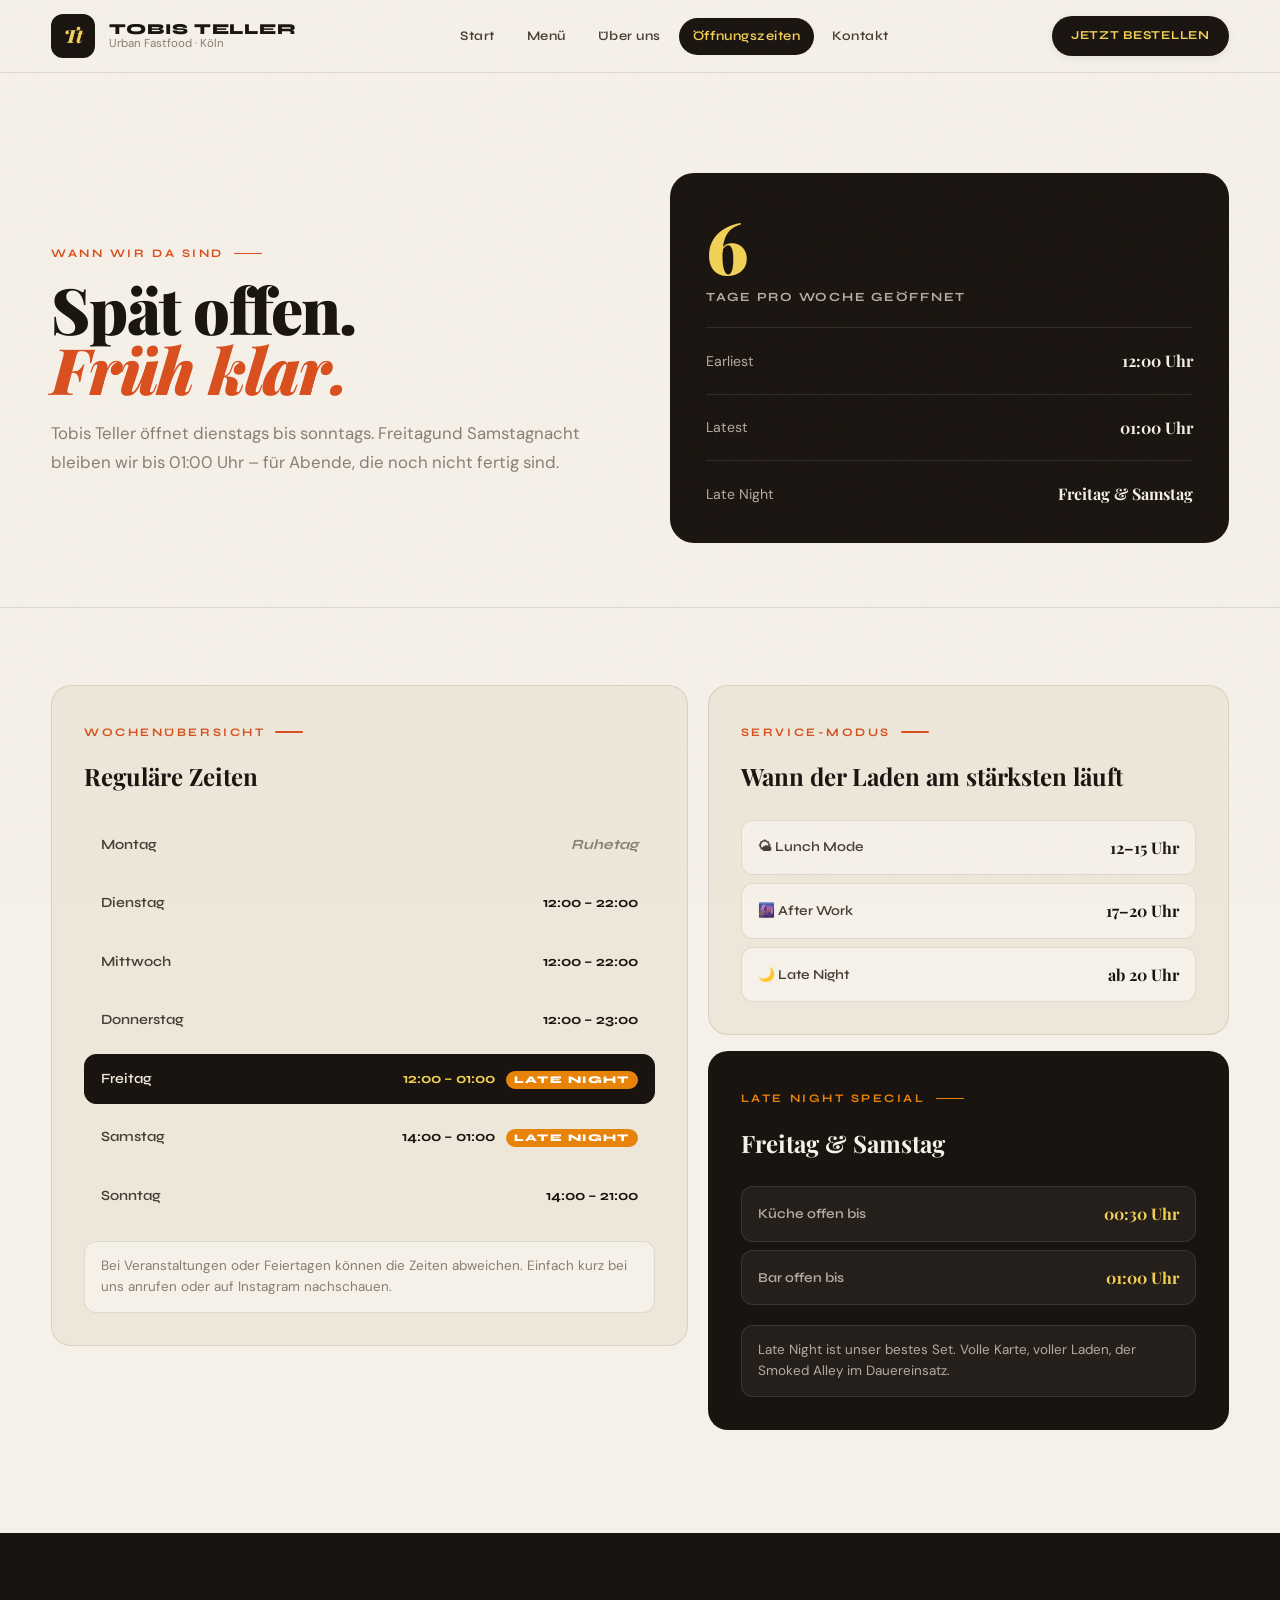
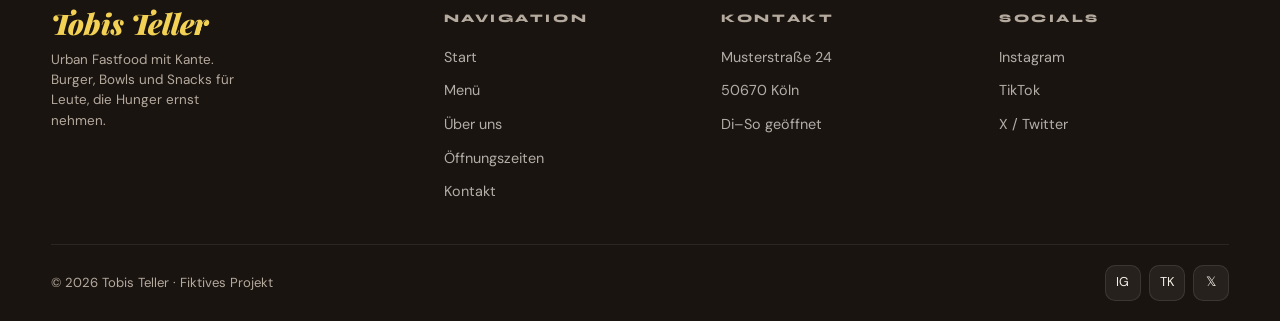
<file: hours.html>
<!DOCTYPE html>
<html lang="de">
<head>
  <meta charset="UTF-8" />
  <meta name="viewport" content="width=device-width, initial-scale=1.0" />
  <title>Öffnungszeiten – Tobis Teller</title>
  <meta name="description" content="Öffnungszeiten von Tobis Teller. Dienstag bis Sonntag, Late Night freitags und samstags bis 01 Uhr." />
  <link rel="preconnect" href="https://fonts.googleapis.com" />
  <link rel="preconnect" href="https://fonts.gstatic.com" crossorigin />
  <link rel="stylesheet" href="css/style.css" />
  <script defer src="js/main.js"></script>
</head>
<body>

  <header class="site-header" style="position:sticky;top:0;z-index:100;">
    <div class="container header-inner">
      <a class="brand" href="index.html" aria-label="Tobis Teller – Startseite">
        <div class="brand-emblem">Tt</div>
        <div class="brand-text">
          <span class="brand-name">Tobis Teller</span>
          <span class="brand-sub">Urban Fastfood · Köln</span>
        </div>
      </a>
      <nav class="site-nav" id="site-nav" role="navigation">
        <a href="index.html">Start</a>
        <a href="menu.html">Menü</a>
        <a href="about.html">Über uns</a>
        <a href="hours.html">Öffnungszeiten</a>
        <a href="contact.html">Kontakt</a>
      </nav>
      <div class="header-cta">
        <a href="menu.html" class="btn btn-primary btn-sm">Jetzt bestellen</a>
        <button class="nav-toggle" aria-controls="site-nav" aria-expanded="false" aria-label="Navigation öffnen">
          <span></span><span></span><span></span>
        </button>
      </div>
    </div>
  </header>

  <main>
    <section class="page-hero">
      <div class="container">
        <div class="page-hero-inner">
          <div class="page-hero-text">
            <span class="eyebrow reveal">Wann wir da sind</span>
            <h1 class="page-hero-title reveal reveal-delay-1">Spät offen.<br><em>Früh klar.</em></h1>
            <p class="page-hero-desc reveal reveal-delay-2">
              Tobis Teller öffnet dienstags bis sonntags. Freitagund Samstagnacht
              bleiben wir bis 01:00 Uhr – für Abende, die noch nicht fertig sind.
            </p>
          </div>
          <div class="page-hero-accent reveal reveal-delay-1">
            <span class="pha-num">6</span>
            <span class="pha-label">Tage pro Woche geöffnet</span>
            <div class="pha-divider"></div>
            <div class="pha-row">
              <span>Earliest</span>
              <strong>12:00 Uhr</strong>
            </div>
            <div class="pha-divider"></div>
            <div class="pha-row">
              <span>Latest</span>
              <strong>01:00 Uhr</strong>
            </div>
            <div class="pha-divider"></div>
            <div class="pha-row">
              <span>Late Night</span>
              <strong>Freitag &amp; Samstag</strong>
            </div>
          </div>
        </div>
      </div>
    </section>

    <section class="section" style="padding-top:0;">
      <div class="container">
        <div class="hours-layout">

          <!-- Weekly Hours -->
          <article class="hours-card reveal">
            <span class="eyebrow">Wochenübersicht</span>
            <h2 class="hours-card-title">Reguläre Zeiten</h2>
            <div class="hours-table">
              <div class="hours-row" data-day="mon">
                <span class="hours-day">Montag</span>
                <span class="hours-time hours-closed">Ruhetag</span>
              </div>
              <div class="hours-row" data-day="tue">
                <span class="hours-day">Dienstag</span>
                <span class="hours-time">12:00 – 22:00</span>
              </div>
              <div class="hours-row" data-day="wed">
                <span class="hours-day">Mittwoch</span>
                <span class="hours-time">12:00 – 22:00</span>
              </div>
              <div class="hours-row" data-day="thu">
                <span class="hours-day">Donnerstag</span>
                <span class="hours-time">12:00 – 23:00</span>
              </div>
              <div class="hours-row" data-day="fri">
                <span class="hours-day">Freitag</span>
                <span class="hours-time">12:00 – 01:00 <span class="today-badge" style="background:var(--amber)">Late Night</span></span>
              </div>
              <div class="hours-row" data-day="sat">
                <span class="hours-day">Samstag</span>
                <span class="hours-time">14:00 – 01:00 <span class="today-badge" style="background:var(--amber)">Late Night</span></span>
              </div>
              <div class="hours-row" data-day="sun">
                <span class="hours-day">Sonntag</span>
                <span class="hours-time">14:00 – 21:00</span>
              </div>
            </div>
            <p class="hours-note">
              Bei Veranstaltungen oder Feiertagen können die Zeiten abweichen.
              Einfach kurz bei uns anrufen oder auf Instagram nachschauen.
            </p>
          </article>

          <!-- Service Modes -->
          <div style="display:grid;gap:16px;">
            <article class="service-card reveal reveal-delay-1">
              <span class="eyebrow">Service-Modus</span>
              <h2 class="service-card-title">Wann der Laden am stärksten läuft</h2>
              <div class="service-grid">
                <div class="service-item">
                  <span class="service-name">🌤 Lunch Mode</span>
                  <span class="service-time">12–15 Uhr</span>
                </div>
                <div class="service-item">
                  <span class="service-name">🌆 After Work</span>
                  <span class="service-time">17–20 Uhr</span>
                </div>
                <div class="service-item">
                  <span class="service-name">🌙 Late Night</span>
                  <span class="service-time">ab 20 Uhr</span>
                </div>
              </div>
            </article>

            <article class="service-card service-card-accent reveal reveal-delay-2">
              <span class="eyebrow" style="color:var(--amber);--fire:var(--amber);">Late Night Special</span>
              <h2 class="service-card-title">Freitag &amp; Samstag</h2>
              <div class="service-grid">
                <div class="service-item">
                  <span class="service-name">Küche offen bis</span>
                  <span class="service-time">00:30 Uhr</span>
                </div>
                <div class="service-item">
                  <span class="service-name">Bar offen bis</span>
                  <span class="service-time">01:00 Uhr</span>
                </div>
              </div>
              <p class="hours-note">
                Late Night ist unser bestes Set. Volle Karte, voller Laden,
                der Smoked Alley im Dauereinsatz.
              </p>
            </article>
          </div>

        </div>
      </div>
    </section>
  </main>

  <footer class="site-footer">
    <div class="container">
      <div class="footer-top">
        <div>
          <div class="footer-brand-name">Tobis Teller</div>
          <p class="footer-brand-tag">Urban Fastfood mit Kante. Burger, Bowls und Snacks für Leute, die Hunger ernst nehmen.</p>
        </div>
        <div class="footer-col">
          <div class="footer-col-title">Navigation</div>
          <ul class="footer-links-list">
            <li><a href="index.html">Start</a></li>
            <li><a href="menu.html">Menü</a></li>
            <li><a href="about.html">Über uns</a></li>
            <li><a href="hours.html">Öffnungszeiten</a></li>
            <li><a href="contact.html">Kontakt</a></li>
          </ul>
        </div>
        <div class="footer-col">
          <div class="footer-col-title">Kontakt</div>
          <ul class="footer-links-list">
            <li><a href="contact.html">Musterstraße 24</a></li>
            <li><a href="contact.html">50670 Köln</a></li>
            <li><a href="hours.html">Di–So geöffnet</a></li>
          </ul>
        </div>
        <div class="footer-col">
          <div class="footer-col-title">Socials</div>
          <ul class="footer-links-list">
            <li><a href="#">Instagram</a></li>
            <li><a href="#">TikTok</a></li>
            <li><a href="#">X / Twitter</a></li>
          </ul>
        </div>
      </div>
      <div class="footer-bottom">
        <span class="footer-copy">© <span data-year></span> Tobis Teller · Fiktives Projekt</span>
        <div class="footer-social">
          <a href="#" aria-label="Instagram">IG</a>
          <a href="#" aria-label="TikTok">TK</a>
          <a href="#" aria-label="X">𝕏</a>
        </div>
      </div>
    </div>
  </footer>

</body>
</html>
</file>
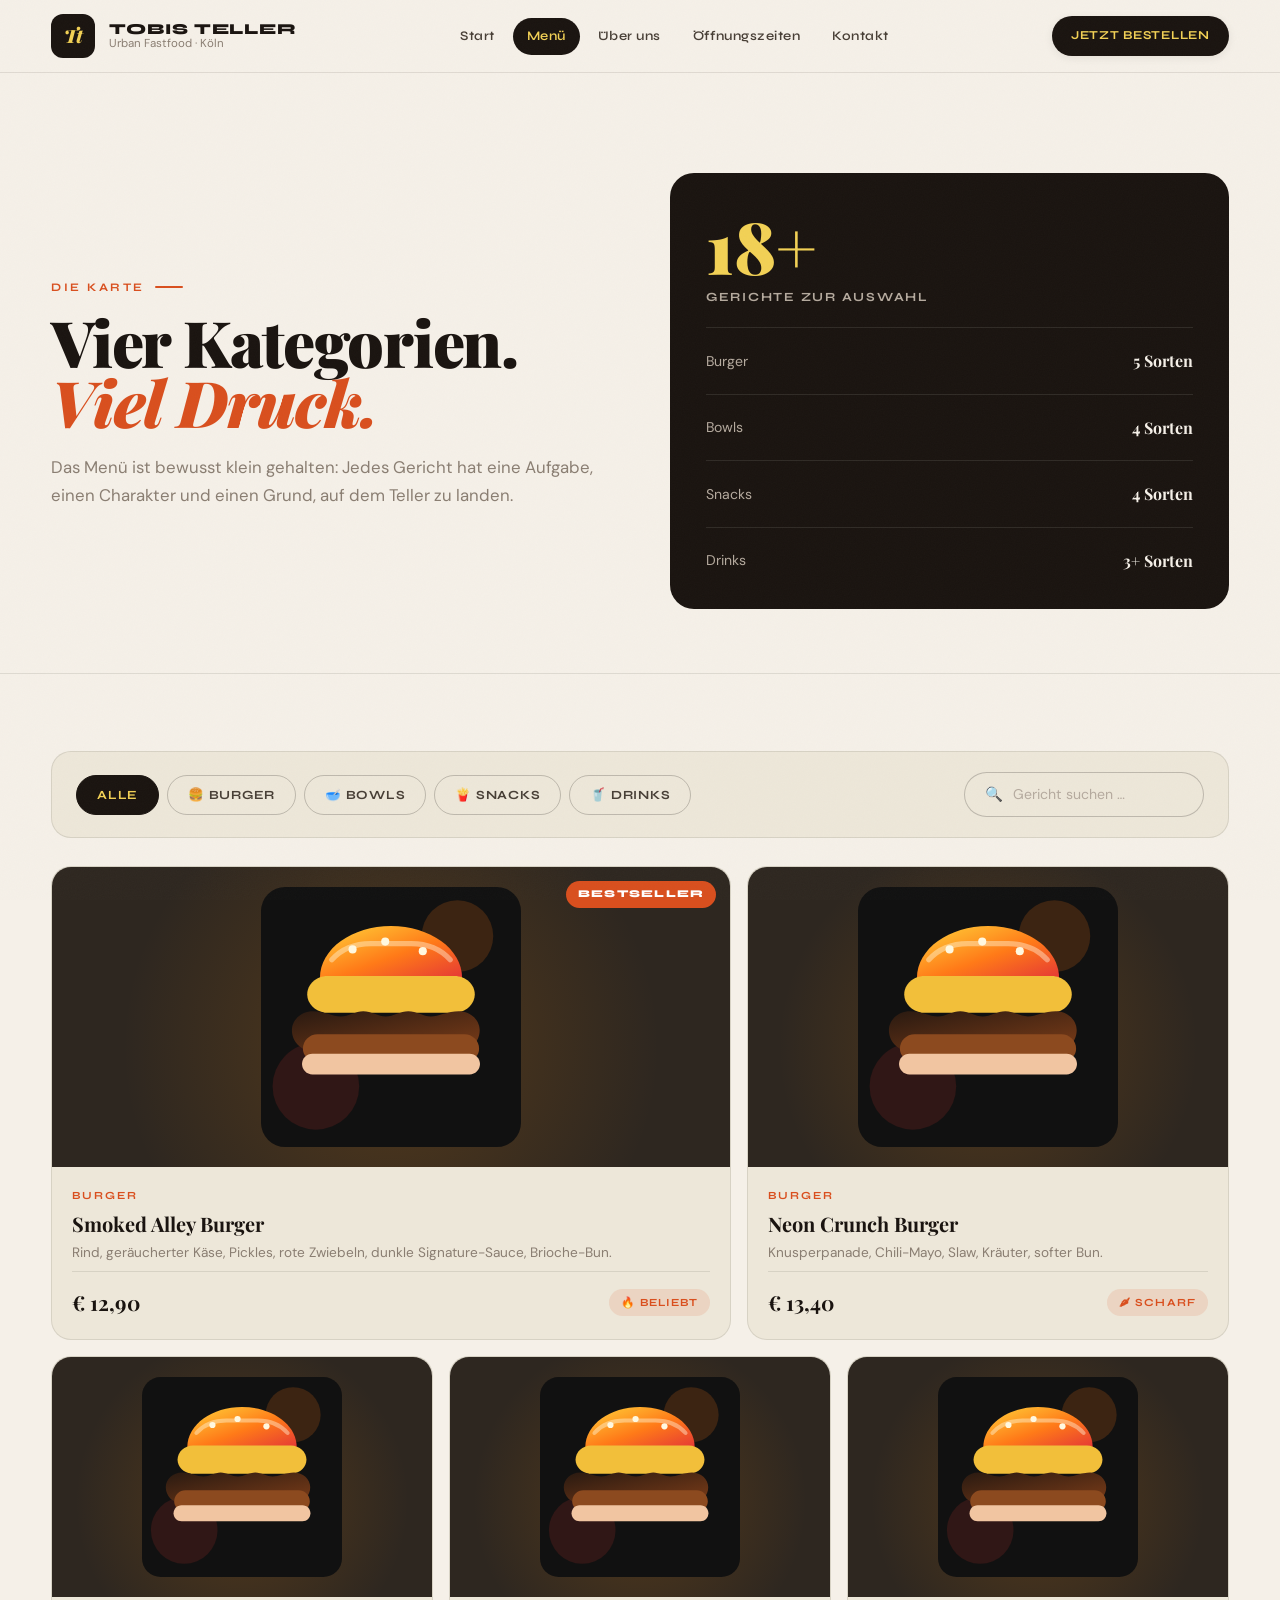
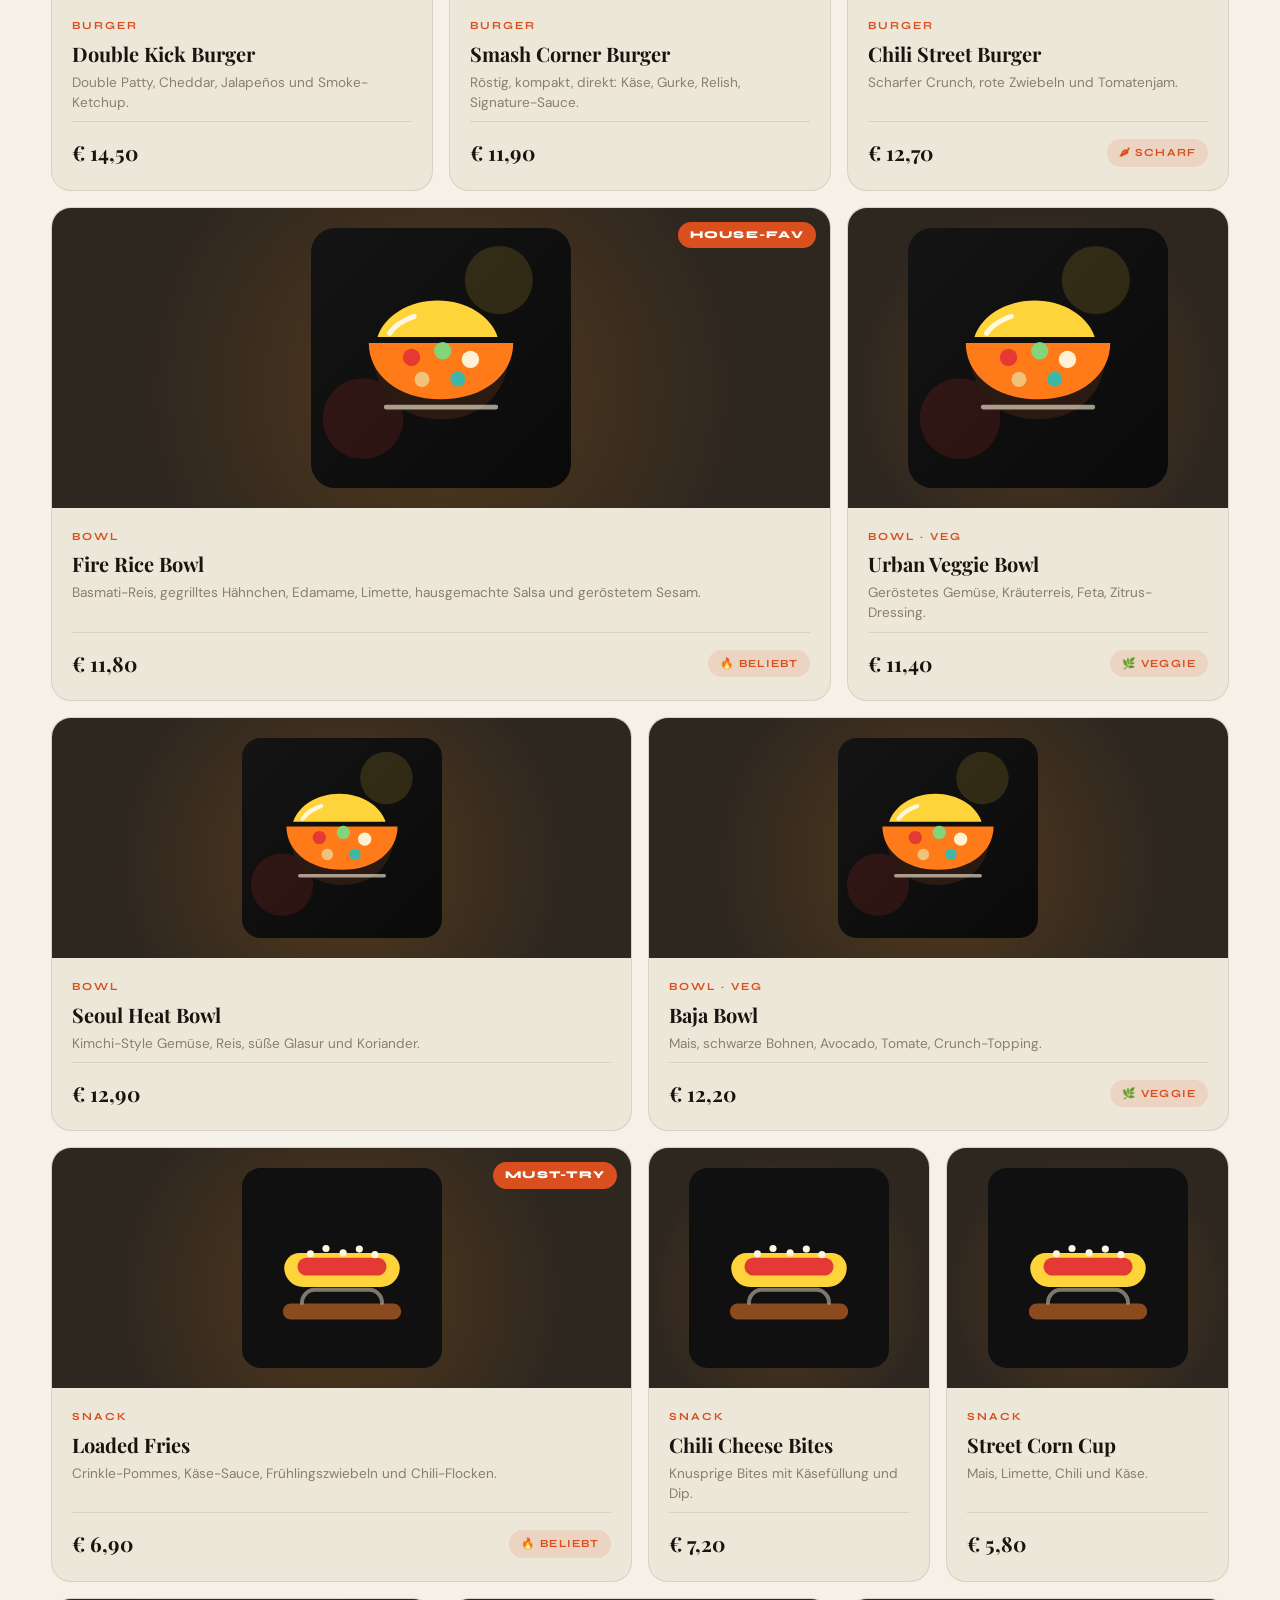
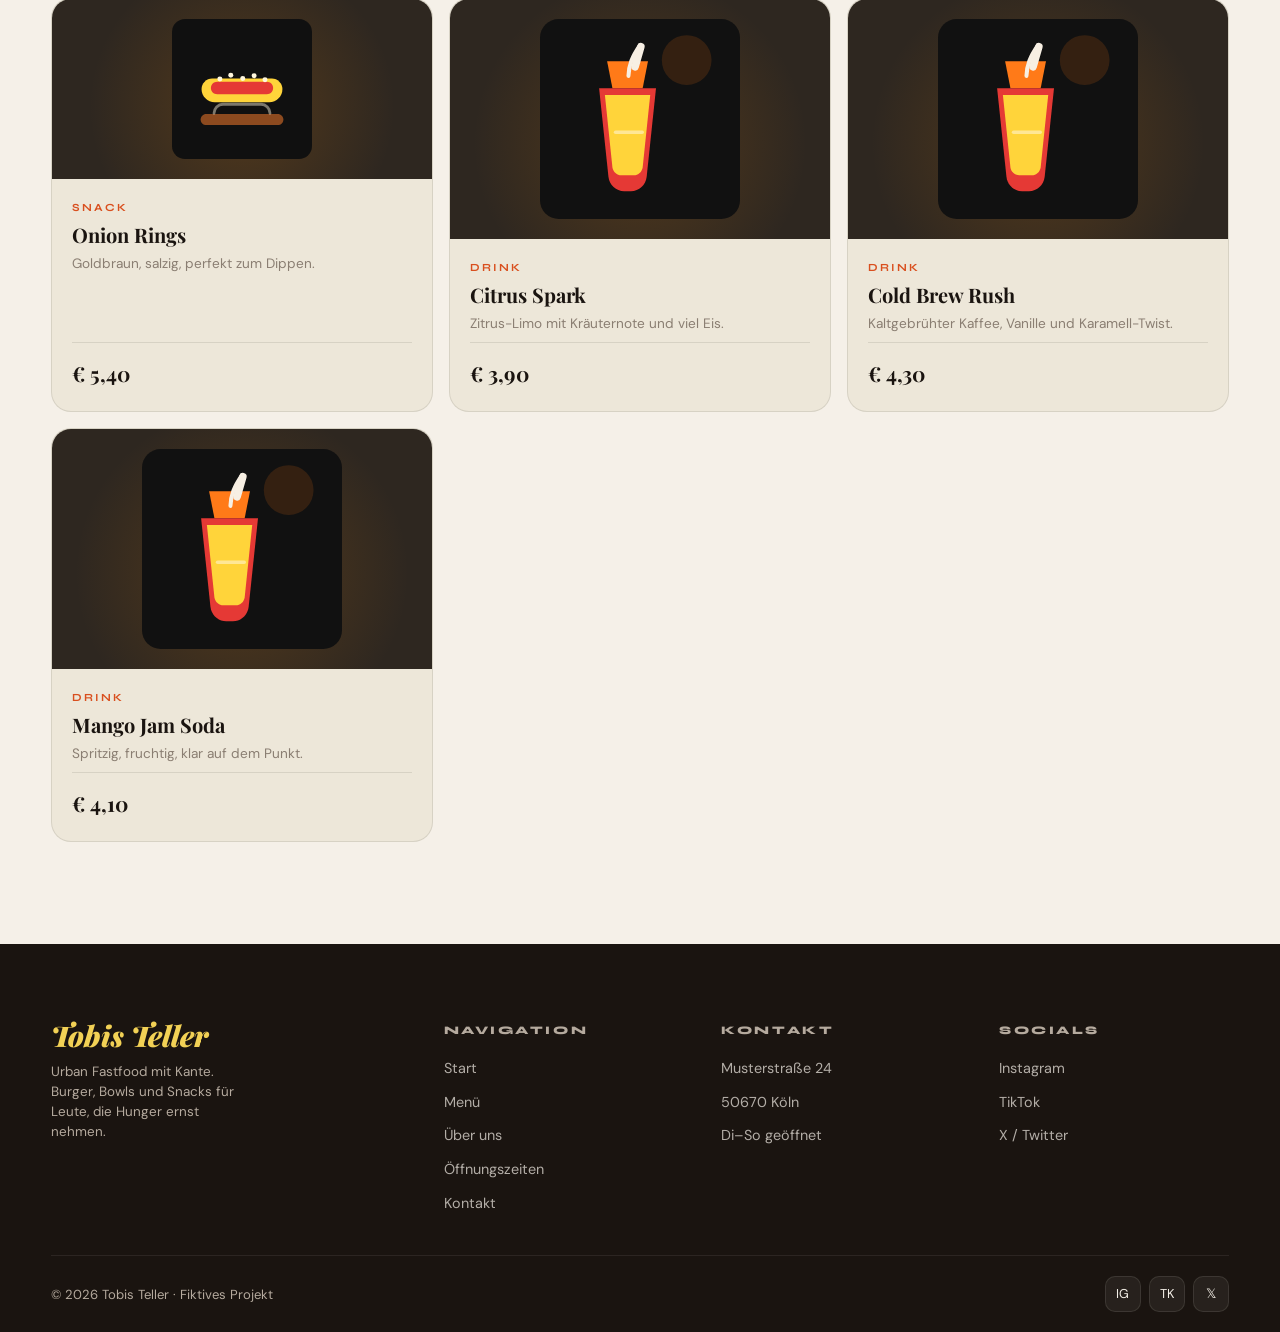
<file: menu.html>
<!DOCTYPE html>
<html lang="de">
<head>
  <meta charset="UTF-8" />
  <meta name="viewport" content="width=device-width, initial-scale=1.0" />
  <title>Menü – Tobis Teller</title>
  <meta name="description" content="Die Speisekarte von Tobis Teller: Smash-Burger, Bowls, Snacks und Drinks. Frisch, direkt, kein Bullshit." />
  <link rel="preconnect" href="https://fonts.googleapis.com" />
  <link rel="preconnect" href="https://fonts.gstatic.com" crossorigin />
  <link rel="stylesheet" href="css/style.css" />
  <script defer src="js/main.js"></script>
</head>
<body>

  <header class="site-header" style="position:sticky;top:0;z-index:100;">
    <div class="container header-inner">
      <a class="brand" href="index.html" aria-label="Tobis Teller – Startseite">
        <div class="brand-emblem">Tt</div>
        <div class="brand-text">
          <span class="brand-name">Tobis Teller</span>
          <span class="brand-sub">Urban Fastfood · Köln</span>
        </div>
      </a>
      <nav class="site-nav" id="site-nav" role="navigation">
        <a href="index.html">Start</a>
        <a href="menu.html">Menü</a>
        <a href="about.html">Über uns</a>
        <a href="hours.html">Öffnungszeiten</a>
        <a href="contact.html">Kontakt</a>
      </nav>
      <div class="header-cta">
        <a href="menu.html" class="btn btn-primary btn-sm">Jetzt bestellen</a>
        <button class="nav-toggle" aria-controls="site-nav" aria-expanded="false" aria-label="Navigation öffnen">
          <span></span><span></span><span></span>
        </button>
      </div>
    </div>
  </header>

  <main>
    <!-- Page Hero -->
    <section class="page-hero">
      <div class="container">
        <div class="page-hero-inner">
          <div class="page-hero-text">
            <span class="eyebrow reveal">Die Karte</span>
            <h1 class="page-hero-title reveal reveal-delay-1">Vier Kategorien.<br><em>Viel Druck.</em></h1>
            <p class="page-hero-desc reveal reveal-delay-2">
              Das Menü ist bewusst klein gehalten: Jedes Gericht hat eine Aufgabe,
              einen Charakter und einen Grund, auf dem Teller zu landen.
            </p>
          </div>
          <div class="page-hero-accent reveal reveal-delay-1">
            <span class="pha-num">18+</span>
            <span class="pha-label">Gerichte zur Auswahl</span>
            <div class="pha-divider"></div>
            <div class="pha-row">
              <span>Burger</span>
              <strong>5 Sorten</strong>
            </div>
            <div class="pha-divider"></div>
            <div class="pha-row">
              <span>Bowls</span>
              <strong>4 Sorten</strong>
            </div>
            <div class="pha-divider"></div>
            <div class="pha-row">
              <span>Snacks</span>
              <strong>4 Sorten</strong>
            </div>
            <div class="pha-divider"></div>
            <div class="pha-row">
              <span>Drinks</span>
              <strong>3+ Sorten</strong>
            </div>
          </div>
        </div>
      </div>
    </section>

    <!-- Menu Section -->
    <section class="section" style="padding-top:0;">
      <div class="container">

        <!-- Toolbar -->
        <div class="menu-toolbar reveal">
          <div class="cat-pills" role="group" aria-label="Menü-Kategorien">
            <button class="cat-pill is-active" data-filter="all">Alle</button>
            <button class="cat-pill" data-filter="burger">🍔 Burger</button>
            <button class="cat-pill" data-filter="bowls">🥣 Bowls</button>
            <button class="cat-pill" data-filter="snacks">🍟 Snacks</button>
            <button class="cat-pill" data-filter="drinks">🥤 Drinks</button>
          </div>
          <div class="search-bar">
            <span class="search-icon" aria-hidden="true">🔍</span>
            <label for="menuSearch" class="sr-only">Gericht suchen</label>
            <input id="menuSearch" type="search" placeholder="Gericht suchen …" />
          </div>
        </div>

        <!-- Grid -->
        <div class="menu-grid" id="menuGrid">

          <!-- BURGER -->
          <article class="menu-item span-7 mi-h-lg reveal" data-category="burger" data-name="smoked alley burger">
            <div class="menu-item-img">
              <div class="special-badge">Bestseller</div>
              <img src="assets/hero-signature.svg" alt="Smoked Alley Burger" />
            </div>
            <div class="menu-item-body">
              <span class="menu-item-cat">Burger</span>
              <h2 class="menu-item-name">Smoked Alley Burger</h2>
              <p class="menu-item-desc">Rind, geräucherter Käse, Pickles, rote Zwiebeln, dunkle Signature-Sauce, Brioche-Bun.</p>
              <div class="menu-item-foot">
                <span class="menu-item-price">€ 12,90</span>
                <span class="menu-item-tag">🔥 Beliebt</span>
              </div>
            </div>
          </article>

          <article class="menu-item span-5 mi-h-lg reveal reveal-delay-1" data-category="burger" data-name="neon crunch burger">
            <div class="menu-item-img">
              <img src="assets/hero-signature.svg" alt="Neon Crunch Burger" />
            </div>
            <div class="menu-item-body">
              <span class="menu-item-cat">Burger</span>
              <h2 class="menu-item-name">Neon Crunch Burger</h2>
              <p class="menu-item-desc">Knusperpanade, Chili-Mayo, Slaw, Kräuter, softer Bun.</p>
              <div class="menu-item-foot">
                <span class="menu-item-price">€ 13,40</span>
                <span class="menu-item-tag">🌶 Scharf</span>
              </div>
            </div>
          </article>

          <article class="menu-item span-4 mi-h-md reveal" data-category="burger" data-name="double kick burger">
            <div class="menu-item-img">
              <img src="assets/hero-signature.svg" alt="Double Kick Burger" />
            </div>
            <div class="menu-item-body">
              <span class="menu-item-cat">Burger</span>
              <h2 class="menu-item-name">Double Kick Burger</h2>
              <p class="menu-item-desc">Double Patty, Cheddar, Jalapeños und Smoke-Ketchup.</p>
              <div class="menu-item-foot">
                <span class="menu-item-price">€ 14,50</span>
              </div>
            </div>
          </article>

          <article class="menu-item span-4 mi-h-md reveal reveal-delay-1" data-category="burger" data-name="smash corner burger">
            <div class="menu-item-img">
              <img src="assets/hero-signature.svg" alt="Smash Corner Burger" />
            </div>
            <div class="menu-item-body">
              <span class="menu-item-cat">Burger</span>
              <h2 class="menu-item-name">Smash Corner Burger</h2>
              <p class="menu-item-desc">Röstig, kompakt, direkt: Käse, Gurke, Relish, Signature-Sauce.</p>
              <div class="menu-item-foot">
                <span class="menu-item-price">€ 11,90</span>
              </div>
            </div>
          </article>

          <article class="menu-item span-4 mi-h-md reveal reveal-delay-2" data-category="burger" data-name="chili street burger">
            <div class="menu-item-img">
              <img src="assets/hero-signature.svg" alt="Chili Street Burger" />
            </div>
            <div class="menu-item-body">
              <span class="menu-item-cat">Burger</span>
              <h2 class="menu-item-name">Chili Street Burger</h2>
              <p class="menu-item-desc">Scharfer Crunch, rote Zwiebeln und Tomatenjam.</p>
              <div class="menu-item-foot">
                <span class="menu-item-price">€ 12,70</span>
                <span class="menu-item-tag">🌶 Scharf</span>
              </div>
            </div>
          </article>

          <!-- BOWLS -->
          <article class="menu-item span-8 mi-h-lg reveal" data-category="bowls" data-name="fire rice bowl">
            <div class="menu-item-img">
              <div class="special-badge">House-Fav</div>
              <img src="assets/city-bowl.svg" alt="Fire Rice Bowl" />
            </div>
            <div class="menu-item-body">
              <span class="menu-item-cat">Bowl</span>
              <h2 class="menu-item-name">Fire Rice Bowl</h2>
              <p class="menu-item-desc">Basmati-Reis, gegrilltes Hähnchen, Edamame, Limette, hausgemachte Salsa und geröstetem Sesam.</p>
              <div class="menu-item-foot">
                <span class="menu-item-price">€ 11,80</span>
                <span class="menu-item-tag">🔥 Beliebt</span>
              </div>
            </div>
          </article>

          <article class="menu-item span-4 mi-h-lg reveal reveal-delay-1" data-category="bowls" data-name="urban veggie bowl">
            <div class="menu-item-img">
              <img src="assets/city-bowl.svg" alt="Urban Veggie Bowl" />
            </div>
            <div class="menu-item-body">
              <span class="menu-item-cat">Bowl · Veg</span>
              <h2 class="menu-item-name">Urban Veggie Bowl</h2>
              <p class="menu-item-desc">Geröstetes Gemüse, Kräuterreis, Feta, Zitrus-Dressing.</p>
              <div class="menu-item-foot">
                <span class="menu-item-price">€ 11,40</span>
                <span class="menu-item-tag">🌿 Veggie</span>
              </div>
            </div>
          </article>

          <article class="menu-item span-6 mi-h-md reveal" data-category="bowls" data-name="seoul heat bowl">
            <div class="menu-item-img">
              <img src="assets/city-bowl.svg" alt="Seoul Heat Bowl" />
            </div>
            <div class="menu-item-body">
              <span class="menu-item-cat">Bowl</span>
              <h2 class="menu-item-name">Seoul Heat Bowl</h2>
              <p class="menu-item-desc">Kimchi-Style Gemüse, Reis, süße Glasur und Koriander.</p>
              <div class="menu-item-foot">
                <span class="menu-item-price">€ 12,90</span>
              </div>
            </div>
          </article>

          <article class="menu-item span-6 mi-h-md reveal reveal-delay-1" data-category="bowls" data-name="baja bowl">
            <div class="menu-item-img">
              <img src="assets/city-bowl.svg" alt="Baja Bowl" />
            </div>
            <div class="menu-item-body">
              <span class="menu-item-cat">Bowl · Veg</span>
              <h2 class="menu-item-name">Baja Bowl</h2>
              <p class="menu-item-desc">Mais, schwarze Bohnen, Avocado, Tomate, Crunch-Topping.</p>
              <div class="menu-item-foot">
                <span class="menu-item-price">€ 12,20</span>
                <span class="menu-item-tag">🌿 Veggie</span>
              </div>
            </div>
          </article>

          <!-- SNACKS -->
          <article class="menu-item span-6 mi-h-md reveal" data-category="snacks" data-name="loaded fries">
            <div class="menu-item-img">
              <div class="special-badge">Must-Try</div>
              <img src="assets/crunch-fries.svg" alt="Loaded Fries" />
            </div>
            <div class="menu-item-body">
              <span class="menu-item-cat">Snack</span>
              <h2 class="menu-item-name">Loaded Fries</h2>
              <p class="menu-item-desc">Crinkle-Pommes, Käse-Sauce, Frühlingszwiebeln und Chili-Flocken.</p>
              <div class="menu-item-foot">
                <span class="menu-item-price">€ 6,90</span>
                <span class="menu-item-tag">🔥 Beliebt</span>
              </div>
            </div>
          </article>

          <article class="menu-item span-3 mi-h-md reveal reveal-delay-1" data-category="snacks" data-name="chili cheese bites">
            <div class="menu-item-img">
              <img src="assets/crunch-fries.svg" alt="Chili Cheese Bites" />
            </div>
            <div class="menu-item-body">
              <span class="menu-item-cat">Snack</span>
              <h2 class="menu-item-name">Chili Cheese Bites</h2>
              <p class="menu-item-desc">Knusprige Bites mit Käsefüllung und Dip.</p>
              <div class="menu-item-foot">
                <span class="menu-item-price">€ 7,20</span>
              </div>
            </div>
          </article>

          <article class="menu-item span-3 mi-h-md reveal reveal-delay-2" data-category="snacks" data-name="street corn cup">
            <div class="menu-item-img">
              <img src="assets/crunch-fries.svg" alt="Street Corn Cup" />
            </div>
            <div class="menu-item-body">
              <span class="menu-item-cat">Snack</span>
              <h2 class="menu-item-name">Street Corn Cup</h2>
              <p class="menu-item-desc">Mais, Limette, Chili und Käse.</p>
              <div class="menu-item-foot">
                <span class="menu-item-price">€ 5,80</span>
              </div>
            </div>
          </article>

          <article class="menu-item span-4 mi-h-sm reveal" data-category="snacks" data-name="onion rings">
            <div class="menu-item-img">
              <img src="assets/crunch-fries.svg" alt="Onion Rings" />
            </div>
            <div class="menu-item-body">
              <span class="menu-item-cat">Snack</span>
              <h2 class="menu-item-name">Onion Rings</h2>
              <p class="menu-item-desc">Goldbraun, salzig, perfekt zum Dippen.</p>
              <div class="menu-item-foot">
                <span class="menu-item-price">€ 5,40</span>
              </div>
            </div>
          </article>

          <!-- DRINKS -->
          <article class="menu-item span-4 mi-h-md reveal reveal-delay-1" data-category="drinks" data-name="citrus spark">
            <div class="menu-item-img">
              <img src="assets/drink.svg" alt="Citrus Spark" />
            </div>
            <div class="menu-item-body">
              <span class="menu-item-cat">Drink</span>
              <h2 class="menu-item-name">Citrus Spark</h2>
              <p class="menu-item-desc">Zitrus-Limo mit Kräuternote und viel Eis.</p>
              <div class="menu-item-foot">
                <span class="menu-item-price">€ 3,90</span>
              </div>
            </div>
          </article>

          <article class="menu-item span-4 mi-h-md reveal reveal-delay-2" data-category="drinks" data-name="cold brew rush">
            <div class="menu-item-img">
              <img src="assets/drink.svg" alt="Cold Brew Rush" />
            </div>
            <div class="menu-item-body">
              <span class="menu-item-cat">Drink</span>
              <h2 class="menu-item-name">Cold Brew Rush</h2>
              <p class="menu-item-desc">Kaltgebrühter Kaffee, Vanille und Karamell-Twist.</p>
              <div class="menu-item-foot">
                <span class="menu-item-price">€ 4,30</span>
              </div>
            </div>
          </article>

          <article class="menu-item span-4 mi-h-md reveal reveal-delay-3" data-category="drinks" data-name="mango jam soda">
            <div class="menu-item-img">
              <img src="assets/drink.svg" alt="Mango Jam Soda" />
            </div>
            <div class="menu-item-body">
              <span class="menu-item-cat">Drink</span>
              <h2 class="menu-item-name">Mango Jam Soda</h2>
              <p class="menu-item-desc">Spritzig, fruchtig, klar auf dem Punkt.</p>
              <div class="menu-item-foot">
                <span class="menu-item-price">€ 4,10</span>
              </div>
            </div>
          </article>

        </div><!-- /menu-grid -->

      </div>
    </section>
  </main>

  <footer class="site-footer">
    <div class="container">
      <div class="footer-top">
        <div>
          <div class="footer-brand-name">Tobis Teller</div>
          <p class="footer-brand-tag">Urban Fastfood mit Kante. Burger, Bowls und Snacks für Leute, die Hunger ernst nehmen.</p>
        </div>
        <div class="footer-col">
          <div class="footer-col-title">Navigation</div>
          <ul class="footer-links-list">
            <li><a href="index.html">Start</a></li>
            <li><a href="menu.html">Menü</a></li>
            <li><a href="about.html">Über uns</a></li>
            <li><a href="hours.html">Öffnungszeiten</a></li>
            <li><a href="contact.html">Kontakt</a></li>
          </ul>
        </div>
        <div class="footer-col">
          <div class="footer-col-title">Kontakt</div>
          <ul class="footer-links-list">
            <li><a href="contact.html">Musterstraße 24</a></li>
            <li><a href="contact.html">50670 Köln</a></li>
            <li><a href="hours.html">Di–So geöffnet</a></li>
          </ul>
        </div>
        <div class="footer-col">
          <div class="footer-col-title">Socials</div>
          <ul class="footer-links-list">
            <li><a href="#">Instagram</a></li>
            <li><a href="#">TikTok</a></li>
            <li><a href="#">X / Twitter</a></li>
          </ul>
        </div>
      </div>
      <div class="footer-bottom">
        <span class="footer-copy">© <span data-year></span> Tobis Teller · Fiktives Projekt</span>
        <div class="footer-social">
          <a href="#" aria-label="Instagram">IG</a>
          <a href="#" aria-label="TikTok">TK</a>
          <a href="#" aria-label="X">𝕏</a>
        </div>
      </div>
    </div>
  </footer>

</body>
</html>
</file>
<file: css/style.css>
@import url('https://fonts.googleapis.com/css2?family=Playfair+Display:ital,wght@0,700;0,900;1,700&family=Syne:wght@400;600;700;800&family=DM+Sans:wght@300;400;500&display=swap');

/* ─── Design Tokens ─────────────────────────────────── */
:root {
  --cream:   #F5F0E8;
  --cream-2: #EDE7D9;
  --cream-3: #E2D9C8;
  --ink:     #1A1410;
  --ink-2:   #2E2720;
  --ink-3:   #473E35;
  --muted:   #8A7E72;
  --muted-2: #B5AA9E;
  --fire:    #D94F1E;
  --amber:   #E8830A;
  --gold:    #C9A227;
  --lemon:   #F2D155;
  --line:    rgba(26,20,16,0.10);
  --line-strong: rgba(26,20,16,0.22);
  --shadow-sm: 0 2px 8px rgba(26,20,16,0.08);
  --shadow:    0 8px 32px rgba(26,20,16,0.12);
  --shadow-lg: 0 24px 64px rgba(26,20,16,0.16);
  --r:   20px;
  --r-sm:12px;
  --max: 1280px;
  --font-display: 'Playfair Display', Georgia, serif;
  --font-ui:      'Syne', sans-serif;
  --font-body:    'DM Sans', sans-serif;
}

/* ─── Reset ─────────────────────────────────────────── */
*, *::before, *::after { box-sizing: border-box; margin: 0; padding: 0; }
html { scroll-behavior: smooth; -webkit-text-size-adjust: 100%; }
body {
  background: var(--cream);
  color: var(--ink);
  font-family: var(--font-body);
  font-weight: 400;
  line-height: 1.6;
  min-height: 100vh;
  overflow-x: hidden;
}
img, svg { display: block; max-width: 100%; }
a { color: inherit; text-decoration: none; }
button, input, textarea, select { font: inherit; }
ul, ol { list-style: none; }

/* ─── Paper Texture overlay ─────────────────────────── */
body::before {
  content: '';
  position: fixed;
  inset: 0;
  pointer-events: none;
  z-index: 9999;
  opacity: 0.025;
  background-image: url("data:image/svg+xml,%3Csvg xmlns='http://www.w3.org/2000/svg' width='300' height='300'%3E%3Cfilter id='n'%3E%3CfeTurbulence type='fractalNoise' baseFrequency='0.85' numOctaves='4' stitchTiles='stitch'/%3E%3C/filter%3E%3Crect width='300' height='300' filter='url(%23n)' opacity='1'/%3E%3C/svg%3E");
  background-size: 300px 300px;
}

/* ─── Utility ───────────────────────────────────────── */
.sr-only { position:absolute;width:1px;height:1px;padding:0;margin:-1px;overflow:hidden;clip-path:inset(50%);white-space:nowrap;border:0; }
.container { width: min(100%, var(--max)); margin: 0 auto; padding: 0 clamp(20px, 4vw, 60px); }
.eyebrow {
  display: inline-flex;
  align-items: center;
  gap: 10px;
  font-family: var(--font-ui);
  font-size: 0.72rem;
  font-weight: 700;
  letter-spacing: 0.22em;
  text-transform: uppercase;
  color: var(--fire);
}
.eyebrow::after {
  content: '';
  display: block;
  width: 28px;
  height: 1.5px;
  background: var(--fire);
  border-radius: 999px;
}

/* ─── Header ────────────────────────────────────────── */
.site-header {
  position: sticky;
  top: 0;
  z-index: 100;
  background: rgba(245, 240, 232, 0.9);
  backdrop-filter: blur(20px);
  -webkit-backdrop-filter: blur(20px);
  border-bottom: 1px solid var(--line);
}
.header-inner {
  display: flex;
  align-items: center;
  justify-content: space-between;
  gap: 24px;
  height: 72px;
}
.brand {
  display: flex;
  align-items: center;
  gap: 14px;
  flex-shrink: 0;
}
.brand-emblem {
  width: 44px;
  height: 44px;
  border-radius: 12px;
  background: var(--ink);
  color: var(--lemon);
  display: grid;
  place-items: center;
  font-family: var(--font-display);
  font-weight: 900;
  font-style: italic;
  font-size: 1.15rem;
  letter-spacing: -0.02em;
  flex-shrink: 0;
  transition: transform 200ms ease;
}
.brand:hover .brand-emblem { transform: rotate(-4deg); }
.brand-text { display: grid; gap: 1px; }
.brand-name {
  font-family: var(--font-ui);
  font-size: 0.95rem;
  font-weight: 800;
  letter-spacing: 0.06em;
  text-transform: uppercase;
  line-height: 1;
  color: var(--ink);
}
.brand-sub {
  font-size: 0.72rem;
  color: var(--muted);
  font-weight: 400;
  line-height: 1;
}
.site-nav {
  display: flex;
  align-items: center;
  gap: 4px;
}
.site-nav a {
  font-family: var(--font-ui);
  font-size: 0.82rem;
  font-weight: 600;
  letter-spacing: 0.04em;
  color: var(--ink-3);
  padding: 8px 14px;
  border-radius: 999px;
  transition: background 150ms ease, color 150ms ease;
}
.site-nav a:hover { background: var(--cream-3); color: var(--ink); }
.site-nav a.is-active {
  background: var(--ink);
  color: var(--lemon);
}
.header-cta {
  display: flex;
  align-items: center;
  gap: 12px;
  flex-shrink: 0;
}
.nav-toggle {
  display: none;
  width: 44px;
  height: 44px;
  border: 1.5px solid var(--line-strong);
  border-radius: var(--r-sm);
  background: transparent;
  cursor: pointer;
  flex-direction: column;
  align-items: center;
  justify-content: center;
  gap: 5px;
  transition: background 150ms ease;
}
.nav-toggle:hover { background: var(--cream-2); }
.nav-toggle span {
  display: block;
  width: 18px;
  height: 1.5px;
  background: var(--ink);
  border-radius: 999px;
  transition: transform 250ms ease, opacity 250ms ease;
}
.nav-toggle.is-open span:nth-child(1) { transform: translateY(6.5px) rotate(45deg); }
.nav-toggle.is-open span:nth-child(2) { opacity: 0; }
.nav-toggle.is-open span:nth-child(3) { transform: translateY(-6.5px) rotate(-45deg); }

/* ─── Buttons ───────────────────────────────────────── */
.btn {
  display: inline-flex;
  align-items: center;
  justify-content: center;
  gap: 8px;
  padding: 13px 24px;
  border-radius: 999px;
  font-family: var(--font-ui);
  font-size: 0.82rem;
  font-weight: 700;
  letter-spacing: 0.06em;
  text-transform: uppercase;
  border: 1.5px solid transparent;
  cursor: pointer;
  transition: transform 180ms ease, box-shadow 180ms ease, background 180ms ease;
  white-space: nowrap;
}
.btn:hover { transform: translateY(-2px); }
.btn-primary {
  background: var(--ink);
  color: var(--lemon);
  box-shadow: var(--shadow-sm);
}
.btn-primary:hover { box-shadow: var(--shadow); background: var(--ink-2); }
.btn-outline {
  background: transparent;
  color: var(--ink);
  border-color: var(--line-strong);
}
.btn-outline:hover { background: var(--cream-2); }
.btn-fire {
  background: var(--fire);
  color: #fff;
  box-shadow: 0 4px 16px rgba(217,79,30,0.35);
}
.btn-fire:hover { box-shadow: 0 8px 24px rgba(217,79,30,0.45); background: #c44118; }
.btn-sm { padding: 9px 18px; font-size: 0.76rem; }

/* ─── Ticker ────────────────────────────────────────── */
.ticker {
  background: var(--ink);
  color: var(--lemon);
  padding: 10px 0;
  overflow: hidden;
  white-space: nowrap;
}
.ticker-track {
  display: inline-flex;
  gap: 0;
  animation: ticker 22s linear infinite;
}
.ticker-track span {
  font-family: var(--font-ui);
  font-size: 0.76rem;
  font-weight: 700;
  letter-spacing: 0.28em;
  text-transform: uppercase;
  padding: 0 32px;
}
.ticker-track .dot {
  color: var(--fire);
  padding: 0;
  letter-spacing: 0;
}
@keyframes ticker { from { transform: translateX(0); } to { transform: translateX(-50%); } }

/* ─── Hero ──────────────────────────────────────────── */
.hero {
  padding: clamp(60px, 8vw, 120px) 0 0;
  overflow: hidden;
}
.hero-inner {
  display: grid;
  grid-template-columns: 1fr 1fr;
  gap: 60px;
  align-items: center;
}
.hero-eyebrow { margin-bottom: 20px; }
.hero-title {
  font-family: var(--font-display);
  font-size: clamp(3.2rem, 7vw, 6.8rem);
  font-weight: 900;
  line-height: 0.92;
  color: var(--ink);
  letter-spacing: -0.02em;
  margin-bottom: 28px;
}
.hero-title em {
  font-style: italic;
  color: var(--fire);
}
.hero-desc {
  font-size: 1.08rem;
  color: var(--muted);
  max-width: 38ch;
  line-height: 1.7;
  margin-bottom: 36px;
}
.hero-actions { display: flex; flex-wrap: wrap; gap: 12px; margin-bottom: 48px; }
.hero-stats {
  display: flex;
  gap: 32px;
  padding-top: 28px;
  border-top: 1px solid var(--line);
}
.hero-stat-num {
  font-family: var(--font-display);
  font-size: 2rem;
  font-weight: 700;
  color: var(--ink);
  line-height: 1;
  display: block;
}
.hero-stat-label {
  font-size: 0.78rem;
  color: var(--muted);
  font-weight: 400;
  display: block;
  margin-top: 4px;
  font-family: var(--font-ui);
  letter-spacing: 0.06em;
  text-transform: uppercase;
}
.hero-visual {
  position: relative;
  height: 600px;
}
.hero-card-main {
  position: absolute;
  inset: 0;
  border-radius: 28px;
  background: var(--ink-2);
  overflow: hidden;
  box-shadow: var(--shadow-lg);
}
.hero-card-main::before {
  content: '';
  position: absolute;
  inset: 0;
  background: radial-gradient(circle at 60% 40%, rgba(232,131,10,0.25), transparent 60%),
              radial-gradient(circle at 20% 80%, rgba(217,79,30,0.2), transparent 50%);
  z-index: 1;
}
.hero-card-main img {
  width: 100%;
  height: 100%;
  object-fit: contain;
  padding: 32px;
  position: relative;
  z-index: 2;
  filter: drop-shadow(0 20px 40px rgba(0,0,0,0.4));
  transition: transform 600ms ease;
}
.hero-card-main:hover img { transform: scale(1.04) translateY(-8px); }
.hero-badge {
  position: absolute;
  top: 24px;
  left: 24px;
  z-index: 3;
  background: var(--lemon);
  color: var(--ink);
  padding: 8px 16px;
  border-radius: 999px;
  font-family: var(--font-ui);
  font-size: 0.72rem;
  font-weight: 800;
  letter-spacing: 0.16em;
  text-transform: uppercase;
}
.hero-price-tag {
  position: absolute;
  bottom: 28px;
  right: 28px;
  z-index: 3;
  background: var(--fire);
  color: #fff;
  padding: 12px 20px;
  border-radius: 16px;
  font-family: var(--font-display);
  font-weight: 700;
  font-size: 1.5rem;
  line-height: 1;
  box-shadow: 0 8px 24px rgba(217,79,30,0.4);
  transform: rotate(2deg);
}
.hero-float-card {
  position: absolute;
  background: var(--cream);
  border-radius: 20px;
  padding: 16px 20px;
  box-shadow: var(--shadow);
  z-index: 10;
}
.hero-float-card.fc-left {
  left: -28px;
  top: 50%;
  transform: translateY(-50%);
  width: 160px;
}
.hero-float-card.fc-bottom {
  bottom: -20px;
  left: 50%;
  transform: translateX(-50%);
  width: 220px;
  text-align: center;
  display: flex;
  align-items: center;
  gap: 12px;
}
.fc-stars { color: var(--amber); font-size: 0.9rem; letter-spacing: 1px; }
.fc-label {
  font-family: var(--font-ui);
  font-size: 0.7rem;
  font-weight: 700;
  letter-spacing: 0.12em;
  text-transform: uppercase;
  color: var(--muted);
  display: block;
}
.fc-value {
  font-family: var(--font-display);
  font-weight: 700;
  font-size: 1.1rem;
  color: var(--ink);
  line-height: 1.1;
  display: block;
}
.hero-bottom-strip {
  margin-top: 60px;
  background: var(--cream-2);
  border-top: 1px solid var(--line);
  padding: 0;
}

/* ─── Feature Strip ─────────────────────────────────── */
.feature-strip {
  display: grid;
  grid-template-columns: repeat(4, 1fr);
  border-bottom: 1px solid var(--line);
}
.feature-item {
  padding: 28px 32px;
  border-right: 1px solid var(--line);
  display: flex;
  align-items: flex-start;
  gap: 16px;
  transition: background 200ms ease;
}
.feature-item:last-child { border-right: none; }
.feature-item:hover { background: var(--cream-3); }
.feature-icon {
  width: 40px;
  height: 40px;
  border-radius: 12px;
  background: var(--ink);
  color: var(--lemon);
  display: grid;
  place-items: center;
  font-size: 1.1rem;
  flex-shrink: 0;
}
.feature-label {
  font-family: var(--font-ui);
  font-size: 0.82rem;
  font-weight: 700;
  color: var(--ink);
  display: block;
  margin-bottom: 4px;
  letter-spacing: 0.03em;
}
.feature-sub { font-size: 0.78rem; color: var(--muted); line-height: 1.45; }

/* ─── Section Basics ────────────────────────────────── */
.section { padding: clamp(60px, 8vw, 120px) 0; }
.section-header { margin-bottom: clamp(40px, 5vw, 64px); }
.section-title {
  font-family: var(--font-display);
  font-size: clamp(2.4rem, 5vw, 4.4rem);
  font-weight: 900;
  line-height: 0.95;
  letter-spacing: -0.02em;
  color: var(--ink);
  margin-top: 14px;
}
.section-title em { font-style: italic; color: var(--fire); }
.section-desc {
  font-size: 1.02rem;
  color: var(--muted);
  max-width: 46ch;
  margin-top: 16px;
  line-height: 1.65;
}
.section-hdr-row {
  display: flex;
  align-items: flex-end;
  justify-content: space-between;
  gap: 24px;
  flex-wrap: wrap;
}

/* ─── Category Pills ────────────────────────────────── */
.cat-pills {
  display: flex;
  gap: 8px;
  flex-wrap: wrap;
}
.cat-pill {
  padding: 9px 20px;
  border-radius: 999px;
  font-family: var(--font-ui);
  font-size: 0.78rem;
  font-weight: 700;
  letter-spacing: 0.06em;
  text-transform: uppercase;
  cursor: pointer;
  border: 1.5px solid var(--line-strong);
  background: transparent;
  color: var(--ink-3);
  transition: all 150ms ease;
}
.cat-pill:hover { background: var(--cream-2); border-color: var(--ink-3); }
.cat-pill.is-active {
  background: var(--ink);
  color: var(--lemon);
  border-color: var(--ink);
}

/* ─── Menu Grid ─────────────────────────────────────── */
.menu-grid {
  display: grid;
  grid-template-columns: repeat(12, 1fr);
  gap: 16px;
}
.menu-item {
  border-radius: 20px;
  overflow: hidden;
  background: var(--cream-2);
  border: 1px solid var(--line);
  transition: transform 250ms ease, box-shadow 250ms ease;
  display: flex;
  flex-direction: column;
}
.menu-item:hover { transform: translateY(-6px); box-shadow: var(--shadow-lg); }
.menu-item-img {
  background: var(--ink-2);
  position: relative;
  overflow: hidden;
}
.menu-item-img::before {
  content: '';
  position: absolute;
  inset: 0;
  background: radial-gradient(circle at 50% 60%, rgba(232,131,10,0.2), transparent 70%);
  z-index: 1;
}
.menu-item-img img {
  width: 100%;
  height: 100%;
  object-fit: contain;
  padding: 20px;
  position: relative;
  z-index: 2;
  transition: transform 400ms ease;
}
.menu-item:hover .menu-item-img img { transform: scale(1.06) translateY(-4px); }
.menu-item-body { padding: 20px; flex: 1; display: flex; flex-direction: column; gap: 8px; }
.menu-item-cat {
  font-family: var(--font-ui);
  font-size: 0.68rem;
  font-weight: 700;
  letter-spacing: 0.18em;
  text-transform: uppercase;
  color: var(--fire);
}
.menu-item-name {
  font-family: var(--font-display);
  font-size: 1.25rem;
  font-weight: 700;
  line-height: 1.1;
  color: var(--ink);
}
.menu-item-desc { font-size: 0.85rem; color: var(--muted); line-height: 1.5; flex: 1; }
.menu-item-foot {
  display: flex;
  align-items: center;
  justify-content: space-between;
  padding-top: 14px;
  margin-top: auto;
  border-top: 1px solid var(--line);
}
.menu-item-price {
  font-family: var(--font-display);
  font-size: 1.3rem;
  font-weight: 700;
  color: var(--ink);
}
.menu-item-tag {
  padding: 5px 12px;
  border-radius: 999px;
  font-family: var(--font-ui);
  font-size: 0.68rem;
  font-weight: 700;
  letter-spacing: 0.1em;
  text-transform: uppercase;
  background: rgba(217,79,30,0.12);
  color: var(--fire);
}
.span-8 { grid-column: span 8; }
.span-7 { grid-column: span 7; }
.span-6 { grid-column: span 6; }
.span-5 { grid-column: span 5; }
.span-4 { grid-column: span 4; }
.span-3 { grid-column: span 3; }
.mi-h-sm .menu-item-img { height: 180px; }
.mi-h-md .menu-item-img { height: 240px; }
.mi-h-lg .menu-item-img { height: 300px; }

/* ─── Editorial Section ─────────────────────────────── */
.editorial {
  background: var(--ink);
  color: var(--cream);
  position: relative;
  overflow: hidden;
}
.editorial::before {
  content: '';
  position: absolute;
  top: -100px;
  right: -100px;
  width: 600px;
  height: 600px;
  background: radial-gradient(circle, rgba(217,79,30,0.15), transparent 70%);
  pointer-events: none;
}
.editorial-inner {
  display: grid;
  grid-template-columns: 1fr 1fr;
  gap: 80px;
  align-items: center;
}
.editorial-title {
  font-family: var(--font-display);
  font-size: clamp(2.8rem, 5vw, 5rem);
  font-weight: 900;
  line-height: 0.92;
  letter-spacing: -0.02em;
  color: var(--cream);
  margin: 14px 0 24px;
}
.editorial-title em { color: var(--lemon); font-style: italic; }
.editorial-desc {
  font-size: 1.05rem;
  color: var(--muted-2);
  line-height: 1.7;
  max-width: 40ch;
  margin-bottom: 36px;
}
.editorial-eyebrow { --fire: var(--amber); }
.editorial-eyebrow .eyebrow::after { background: var(--amber); }
.editorial-list { display: grid; gap: 0; }
.editorial-list-item {
  display: flex;
  gap: 20px;
  padding: 20px 0;
  border-bottom: 1px solid rgba(245,240,232,0.08);
  align-items: flex-start;
}
.editorial-list-item:last-child { border-bottom: none; }
.eli-num {
  font-family: var(--font-display);
  font-size: 2rem;
  font-weight: 700;
  color: rgba(245,240,232,0.15);
  line-height: 1;
  flex-shrink: 0;
  width: 40px;
}
.eli-title {
  font-family: var(--font-ui);
  font-size: 0.95rem;
  font-weight: 700;
  color: var(--cream);
  display: block;
  margin-bottom: 4px;
}
.eli-desc { font-size: 0.88rem; color: var(--muted-2); line-height: 1.55; }
.editorial-visual {
  position: relative;
  height: 520px;
}
.editorial-img-main {
  position: absolute;
  inset: 0;
  border-radius: 24px;
  overflow: hidden;
  background: var(--ink-2);
}
.editorial-img-main::before {
  content: '';
  position: absolute;
  inset: 0;
  background: radial-gradient(circle at 50% 40%, rgba(232,131,10,0.2), transparent 60%);
  z-index: 1;
}
.editorial-img-main img {
  width: 100%;
  height: 100%;
  object-fit: contain;
  padding: 32px;
  position: relative;
  z-index: 2;
  filter: drop-shadow(0 16px 32px rgba(0,0,0,0.5));
}
.editorial-float {
  position: absolute;
  right: -20px;
  bottom: 60px;
  background: var(--lemon);
  color: var(--ink);
  padding: 16px 20px;
  border-radius: 18px;
  box-shadow: var(--shadow);
  z-index: 10;
}
.ef-label {
  font-family: var(--font-ui);
  font-size: 0.68rem;
  font-weight: 700;
  letter-spacing: 0.14em;
  text-transform: uppercase;
  opacity: 0.6;
  display: block;
  margin-bottom: 4px;
}
.ef-value {
  font-family: var(--font-display);
  font-size: 1.6rem;
  font-weight: 700;
  line-height: 1;
  display: block;
}

/* ─── About / Story ─────────────────────────────────── */
.story-grid {
  display: grid;
  grid-template-columns: 1fr 1fr 1fr;
  grid-template-rows: auto auto;
  gap: 16px;
}
.story-card {
  border-radius: 20px;
  background: var(--cream-2);
  border: 1px solid var(--line);
  padding: 32px;
  transition: transform 250ms ease;
}
.story-card:hover { transform: translateY(-4px); }
.story-card.large { grid-column: span 2; }
.story-card.img-card {
  padding: 0;
  overflow: hidden;
  background: var(--ink-2);
  min-height: 300px;
}
.story-card.img-card::before {
  content: '';
  position: absolute;
  inset: 0;
  background: radial-gradient(circle at 50% 40%, rgba(232,131,10,0.2), transparent 60%);
  z-index: 1;
}
.story-card.img-card img {
  width: 100%;
  height: 100%;
  object-fit: contain;
  padding: 32px;
  position: relative;
  z-index: 2;
  filter: drop-shadow(0 12px 24px rgba(0,0,0,0.4));
}
.story-card { position: relative; }
.story-card-num {
  font-family: var(--font-display);
  font-size: 4rem;
  font-weight: 900;
  color: var(--line-strong);
  line-height: 1;
  margin-bottom: 16px;
  user-select: none;
}
.story-card-title {
  font-family: var(--font-display);
  font-size: 1.5rem;
  font-weight: 700;
  line-height: 1.1;
  color: var(--ink);
  margin-bottom: 12px;
  margin-top: 8px;
}
.story-card-desc { font-size: 0.92rem; color: var(--muted); line-height: 1.65; }

.quote-section {
  padding: clamp(60px, 8vw, 100px) 0;
  background: var(--cream-3);
  border-top: 1px solid var(--line);
  border-bottom: 1px solid var(--line);
  text-align: center;
}
.quote-text {
  font-family: var(--font-display);
  font-size: clamp(1.8rem, 4vw, 3.4rem);
  font-weight: 700;
  font-style: italic;
  line-height: 1.2;
  color: var(--ink);
  max-width: 26ch;
  margin: 20px auto 0;
}
.quote-text span { color: var(--fire); }

.values-row {
  display: grid;
  grid-template-columns: repeat(3, 1fr);
  gap: 16px;
}
.value-card {
  background: var(--cream-2);
  border: 1px solid var(--line);
  border-radius: 20px;
  padding: 28px;
  display: flex;
  flex-direction: column;
  gap: 14px;
}
.value-icon {
  width: 48px;
  height: 48px;
  border-radius: 14px;
  background: var(--ink);
  color: var(--lemon);
  display: grid;
  place-items: center;
  font-size: 1.3rem;
}
.value-title {
  font-family: var(--font-ui);
  font-size: 1rem;
  font-weight: 800;
  color: var(--ink);
}
.value-desc { font-size: 0.88rem; color: var(--muted); line-height: 1.55; }

/* ─── Hours ─────────────────────────────────────────── */
.hours-layout {
  display: grid;
  grid-template-columns: 1.1fr 0.9fr;
  gap: 20px;
  align-items: start;
}
.hours-card, .service-card {
  background: var(--cream-2);
  border: 1px solid var(--line);
  border-radius: 20px;
  padding: 32px;
}
.hours-card-title, .service-card-title {
  font-family: var(--font-display);
  font-size: 1.5rem;
  font-weight: 700;
  color: var(--ink);
  margin: 14px 0 24px;
}
.hours-table { display: grid; gap: 8px; }
.hours-row {
  display: flex;
  align-items: center;
  justify-content: space-between;
  padding: 13px 16px;
  border-radius: var(--r-sm);
  background: transparent;
  border: 1px solid transparent;
  transition: background 150ms ease;
}
.hours-row:hover { background: var(--cream-3); }
.hours-row.is-today {
  background: var(--ink);
  border-color: var(--ink);
  color: var(--cream);
}
.hours-day {
  font-family: var(--font-ui);
  font-size: 0.88rem;
  font-weight: 600;
  color: var(--ink-3);
}
.hours-row.is-today .hours-day { color: var(--cream-2); }
.hours-time {
  font-family: var(--font-ui);
  font-size: 0.88rem;
  font-weight: 700;
  color: var(--ink);
}
.hours-row.is-today .hours-time { color: var(--lemon); }
.today-badge {
  font-family: var(--font-ui);
  font-size: 0.64rem;
  font-weight: 800;
  letter-spacing: 0.14em;
  text-transform: uppercase;
  background: var(--fire);
  color: #fff;
  padding: 3px 8px;
  border-radius: 999px;
  margin-left: 8px;
}
.hours-closed {
  font-style: italic;
  color: var(--muted);
}
.service-grid { display: grid; gap: 8px; margin-top: 24px; }
.service-item {
  display: flex;
  align-items: center;
  justify-content: space-between;
  padding: 14px 16px;
  background: var(--cream);
  border: 1px solid var(--line);
  border-radius: var(--r-sm);
}
.service-name {
  font-family: var(--font-ui);
  font-size: 0.85rem;
  font-weight: 600;
  color: var(--ink-3);
}
.service-time {
  font-family: var(--font-display);
  font-size: 1rem;
  font-weight: 700;
  color: var(--ink);
}
.service-card-accent { background: var(--ink); }
.service-card-accent .service-card-title { color: var(--cream); }
.service-card-accent .service-item { background: rgba(245,240,232,0.05); border-color: rgba(245,240,232,0.1); }
.service-card-accent .service-name { color: var(--muted-2); }
.service-card-accent .service-time { color: var(--lemon); }
.hours-note {
  font-size: 0.84rem;
  color: var(--muted);
  margin-top: 20px;
  padding: 14px 16px;
  background: var(--cream);
  border: 1px solid var(--line);
  border-radius: var(--r-sm);
  line-height: 1.55;
}
.service-card-accent .hours-note { background: rgba(245,240,232,0.05); border-color: rgba(245,240,232,0.1); color: var(--muted-2); }

/* ─── Contact ────────────────────────────────────────── */
.contact-layout {
  display: grid;
  grid-template-columns: 1fr 0.85fr;
  gap: 20px;
  align-items: start;
}
.contact-form-card {
  background: var(--cream-2);
  border: 1px solid var(--line);
  border-radius: 20px;
  padding: 36px;
}
.form-title {
  font-family: var(--font-display);
  font-size: 1.5rem;
  font-weight: 700;
  color: var(--ink);
  margin: 14px 0 28px;
}
.form-row { display: grid; grid-template-columns: 1fr 1fr; gap: 16px; }
.form-group { display: flex; flex-direction: column; gap: 7px; margin-bottom: 16px; }
.form-label {
  font-family: var(--font-ui);
  font-size: 0.78rem;
  font-weight: 700;
  letter-spacing: 0.06em;
  text-transform: uppercase;
  color: var(--ink-3);
}
.form-input, .form-textarea {
  width: 100%;
  padding: 13px 16px;
  border: 1.5px solid var(--line-strong);
  border-radius: var(--r-sm);
  background: var(--cream);
  color: var(--ink);
  font-size: 0.95rem;
  outline: none;
  transition: border-color 150ms ease, box-shadow 150ms ease;
}
.form-input::placeholder, .form-textarea::placeholder { color: var(--muted-2); }
.form-input:focus, .form-textarea:focus {
  border-color: var(--fire);
  box-shadow: 0 0 0 3px rgba(217,79,30,0.12);
}
.form-textarea { min-height: 160px; resize: vertical; }
.form-hint {
  margin-top: 12px;
  font-size: 0.8rem;
  color: var(--muted);
  line-height: 1.5;
}
.contact-side { display: grid; gap: 16px; }
.contact-info-card {
  background: var(--cream-2);
  border: 1px solid var(--line);
  border-radius: 20px;
  padding: 28px;
}
.contact-info-card.dark {
  background: var(--ink);
}
.ci-title {
  font-family: var(--font-display);
  font-size: 1.1rem;
  font-weight: 700;
  color: var(--ink);
  margin: 10px 0 16px;
}
.contact-info-card.dark .ci-title { color: var(--cream); }
.ci-text {
  font-size: 0.9rem;
  color: var(--muted);
  line-height: 1.65;
}
.contact-info-card.dark .ci-text { color: var(--muted-2); }
.map-visual {
  position: relative;
  height: 200px;
  border-radius: 16px;
  overflow: hidden;
  margin-top: 16px;
  background: var(--ink-2);
}
.map-grid-bg {
  position: absolute;
  inset: 0;
  background:
    linear-gradient(rgba(245,240,232,0.04) 1px, transparent 1px),
    linear-gradient(90deg, rgba(245,240,232,0.04) 1px, transparent 1px),
    radial-gradient(circle at 55% 45%, rgba(217,79,30,0.25), transparent 50%);
  background-size: 24px 24px, 24px 24px, auto;
}
.map-pin-dot {
  position: absolute;
  left: 50%;
  top: 44%;
  transform: translate(-50%, -50%);
  width: 56px;
  height: 56px;
  border-radius: 16px;
  background: var(--fire);
  color: #fff;
  display: grid;
  place-items: center;
  font-family: var(--font-ui);
  font-size: 0.72rem;
  font-weight: 800;
  letter-spacing: 0.08em;
  box-shadow: 0 0 0 8px rgba(217,79,30,0.2);
}
.map-label {
  position: absolute;
  bottom: 14px;
  left: 50%;
  transform: translateX(-50%);
  background: rgba(26,20,16,0.85);
  color: var(--cream);
  padding: 6px 14px;
  border-radius: 999px;
  font-size: 0.75rem;
  white-space: nowrap;
  font-family: var(--font-ui);
  font-weight: 600;
}
.social-chips { display: flex; flex-wrap: wrap; gap: 8px; margin-top: 4px; }
.social-chip {
  padding: 9px 18px;
  border-radius: 999px;
  border: 1.5px solid rgba(245,240,232,0.12);
  color: var(--cream-2);
  font-family: var(--font-ui);
  font-size: 0.78rem;
  font-weight: 700;
  letter-spacing: 0.05em;
  transition: background 150ms ease, color 150ms ease;
  background: rgba(245,240,232,0.04);
}
.social-chip:hover { background: rgba(245,240,232,0.1); }

/* ─── Page Hero ─────────────────────────────────────── */
.page-hero {
  padding: clamp(60px, 8vw, 100px) 0 clamp(40px, 5vw, 64px);
  border-bottom: 1px solid var(--line);
  margin-bottom: clamp(48px, 6vw, 80px);
}
.page-hero-inner {
  display: grid;
  grid-template-columns: 1fr 1fr;
  gap: 60px;
  align-items: center;
}
.page-hero-text { max-width: 56ch; }
.page-hero-title {
  font-family: var(--font-display);
  font-size: clamp(2.6rem, 5vw, 5rem);
  font-weight: 900;
  line-height: 0.94;
  letter-spacing: -0.02em;
  color: var(--ink);
  margin: 14px 0 20px;
}
.page-hero-title em { font-style: italic; color: var(--fire); }
.page-hero-desc { font-size: 1.05rem; color: var(--muted); line-height: 1.7; }
.page-hero-accent {
  background: var(--ink);
  border-radius: 24px;
  padding: 36px;
  color: var(--cream);
}
.pha-num {
  font-family: var(--font-display);
  font-size: 4.5rem;
  font-weight: 900;
  color: var(--lemon);
  line-height: 1;
  display: block;
}
.pha-label {
  font-family: var(--font-ui);
  font-size: 0.78rem;
  font-weight: 700;
  letter-spacing: 0.14em;
  text-transform: uppercase;
  color: var(--muted-2);
  display: block;
  margin-top: 6px;
  margin-bottom: 20px;
}
.pha-divider { height: 1px; background: rgba(245,240,232,0.1); margin: 20px 0; }
.pha-row { display: flex; justify-content: space-between; align-items: center; }
.pha-row span { font-size: 0.88rem; color: var(--muted-2); }
.pha-row strong { font-family: var(--font-display); font-size: 1rem; color: var(--cream); }

/* ─── Search ─────────────────────────────────────────── */
.search-bar {
  display: flex;
  align-items: center;
  gap: 10px;
  padding: 10px 10px 10px 20px;
  background: var(--cream-2);
  border: 1.5px solid var(--line-strong);
  border-radius: 999px;
  transition: border-color 150ms ease, box-shadow 150ms ease;
  min-width: 240px;
}
.search-bar:focus-within {
  border-color: var(--fire);
  box-shadow: 0 0 0 3px rgba(217,79,30,0.12);
}
.search-bar input {
  flex: 1;
  border: none;
  background: transparent;
  color: var(--ink);
  font-size: 0.88rem;
  outline: none;
  min-width: 0;
}
.search-bar input::placeholder { color: var(--muted-2); }
.search-icon { color: var(--muted); font-size: 0.9rem; }

/* ─── Reveal animation ──────────────────────────────── */
.reveal {
  opacity: 0;
  transform: translateY(24px);
  transition: opacity 600ms cubic-bezier(0.22, 1, 0.36, 1), transform 600ms cubic-bezier(0.22, 1, 0.36, 1);
}
.reveal.is-visible { opacity: 1; transform: translateY(0); }
.reveal-delay-1 { transition-delay: 80ms; }
.reveal-delay-2 { transition-delay: 160ms; }
.reveal-delay-3 { transition-delay: 240ms; }
.reveal-delay-4 { transition-delay: 320ms; }

/* ─── Footer ─────────────────────────────────────────── */
.site-footer {
  background: var(--ink);
  color: var(--cream);
}
.footer-top {
  padding: clamp(48px, 6vw, 80px) 0 40px;
  display: grid;
  grid-template-columns: 1.5fr 1fr 1fr 1fr;
  gap: 48px;
  border-bottom: 1px solid rgba(245,240,232,0.08);
}
.footer-brand-name {
  font-family: var(--font-display);
  font-size: 1.8rem;
  font-weight: 900;
  font-style: italic;
  color: var(--lemon);
  line-height: 1;
  margin-bottom: 12px;
}
.footer-brand-tag { font-size: 0.84rem; color: var(--muted-2); line-height: 1.5; max-width: 22ch; }
.footer-col-title {
  font-family: var(--font-ui);
  font-size: 0.72rem;
  font-weight: 800;
  letter-spacing: 0.22em;
  text-transform: uppercase;
  color: var(--muted-2);
  margin-bottom: 16px;
}
.footer-links-list { display: grid; gap: 8px; }
.footer-links-list a {
  font-size: 0.9rem;
  color: rgba(245,240,232,0.7);
  transition: color 150ms ease;
}
.footer-links-list a:hover { color: var(--lemon); }
.footer-bottom {
  padding: 20px 0;
  display: flex;
  align-items: center;
  justify-content: space-between;
  flex-wrap: wrap;
  gap: 12px;
}
.footer-copy { font-size: 0.82rem; color: var(--muted-2); }
.footer-social { display: flex; gap: 8px; }
.footer-social a {
  width: 36px;
  height: 36px;
  border-radius: 10px;
  background: rgba(245,240,232,0.06);
  border: 1px solid rgba(245,240,232,0.1);
  display: grid;
  place-items: center;
  font-size: 0.8rem;
  color: var(--cream);
  transition: background 150ms ease, color 150ms ease;
}
.footer-social a:hover { background: var(--fire); border-color: var(--fire); }

/* ─── Menu search toolbar ───────────────────────────── */
.menu-toolbar {
  display: flex;
  align-items: center;
  justify-content: space-between;
  gap: 16px;
  flex-wrap: wrap;
  margin-bottom: 28px;
  padding: 20px 24px;
  background: var(--cream-2);
  border: 1px solid var(--line);
  border-radius: 20px;
}

/* ─── Specials badge ────────────────────────────────── */
.special-badge {
  position: absolute;
  top: 14px;
  right: 14px;
  z-index: 5;
  background: var(--fire);
  color: #fff;
  padding: 5px 12px;
  border-radius: 999px;
  font-family: var(--font-ui);
  font-size: 0.65rem;
  font-weight: 800;
  letter-spacing: 0.12em;
  text-transform: uppercase;
}

/* ─── Responsive ─────────────────────────────────────── */
@media (max-width: 1100px) {
  .hero-inner { grid-template-columns: 1fr 1fr; gap: 40px; }
  .editorial-inner { grid-template-columns: 1fr 1fr; gap: 48px; }
  .footer-top { grid-template-columns: 1.2fr 1fr 1fr; }
  .footer-top .footer-col:last-child { display: none; }
  .feature-strip { grid-template-columns: repeat(2, 1fr); }
}
@media (max-width: 900px) {
  .hero-inner { grid-template-columns: 1fr; }
  .hero-visual { height: 380px; }
  .editorial-inner { grid-template-columns: 1fr; }
  .editorial-visual { height: 360px; order: -1; }
  .story-grid { grid-template-columns: 1fr 1fr; }
  .story-card.large { grid-column: span 2; }
  .page-hero-inner { grid-template-columns: 1fr; }
  .page-hero-accent { display: none; }
  .hours-layout { grid-template-columns: 1fr; }
  .contact-layout { grid-template-columns: 1fr; }
  .footer-top { grid-template-columns: 1fr 1fr; gap: 32px; }
  .values-row { grid-template-columns: 1fr 1fr; }
}
@media (max-width: 760px) {
  .site-nav {
    position: absolute;
    top: calc(100% + 8px);
    left: 16px;
    right: 16px;
    flex-direction: column;
    align-items: stretch;
    gap: 4px;
    background: var(--cream);
    border: 1px solid var(--line-strong);
    border-radius: 16px;
    padding: 12px;
    box-shadow: var(--shadow-lg);
    display: none;
  }
  .site-nav.is-open { display: flex; }
  .site-nav a { width: 100%; padding: 12px 16px; border-radius: 10px; }
  .nav-toggle { display: flex; }
  .header-cta .btn-outline { display: none; }
  .feature-strip { grid-template-columns: 1fr 1fr; }
  .story-grid { grid-template-columns: 1fr; }
  .story-card.large { grid-column: span 1; }
  .values-row { grid-template-columns: 1fr; }
  .footer-top { grid-template-columns: 1fr; gap: 28px; }
  .menu-grid { grid-template-columns: 1fr !important; }
  .span-8,.span-7,.span-6,.span-5,.span-4,.span-3 { grid-column: span 1 !important; }
  .mi-h-sm .menu-item-img,
  .mi-h-md .menu-item-img,
  .mi-h-lg .menu-item-img { height: 200px; }
  .hero-float-card.fc-left { display: none; }
  .hero-float-card.fc-bottom { bottom: 12px; }
  .form-row { grid-template-columns: 1fr; }
  .menu-toolbar { flex-direction: column; align-items: stretch; }
  .section-hdr-row { flex-direction: column; align-items: flex-start; }
}
@media (max-width: 520px) {
  .hero-title { font-size: clamp(2.8rem, 14vw, 4rem); }
  .feature-strip { grid-template-columns: 1fr; }
  .feature-item { border-right: none; border-bottom: 1px solid var(--line); }
  .feature-item:last-child { border-bottom: none; }
  .cat-pills { gap: 6px; }
  .cat-pill { padding: 7px 14px; font-size: 0.72rem; }
}
</file>
